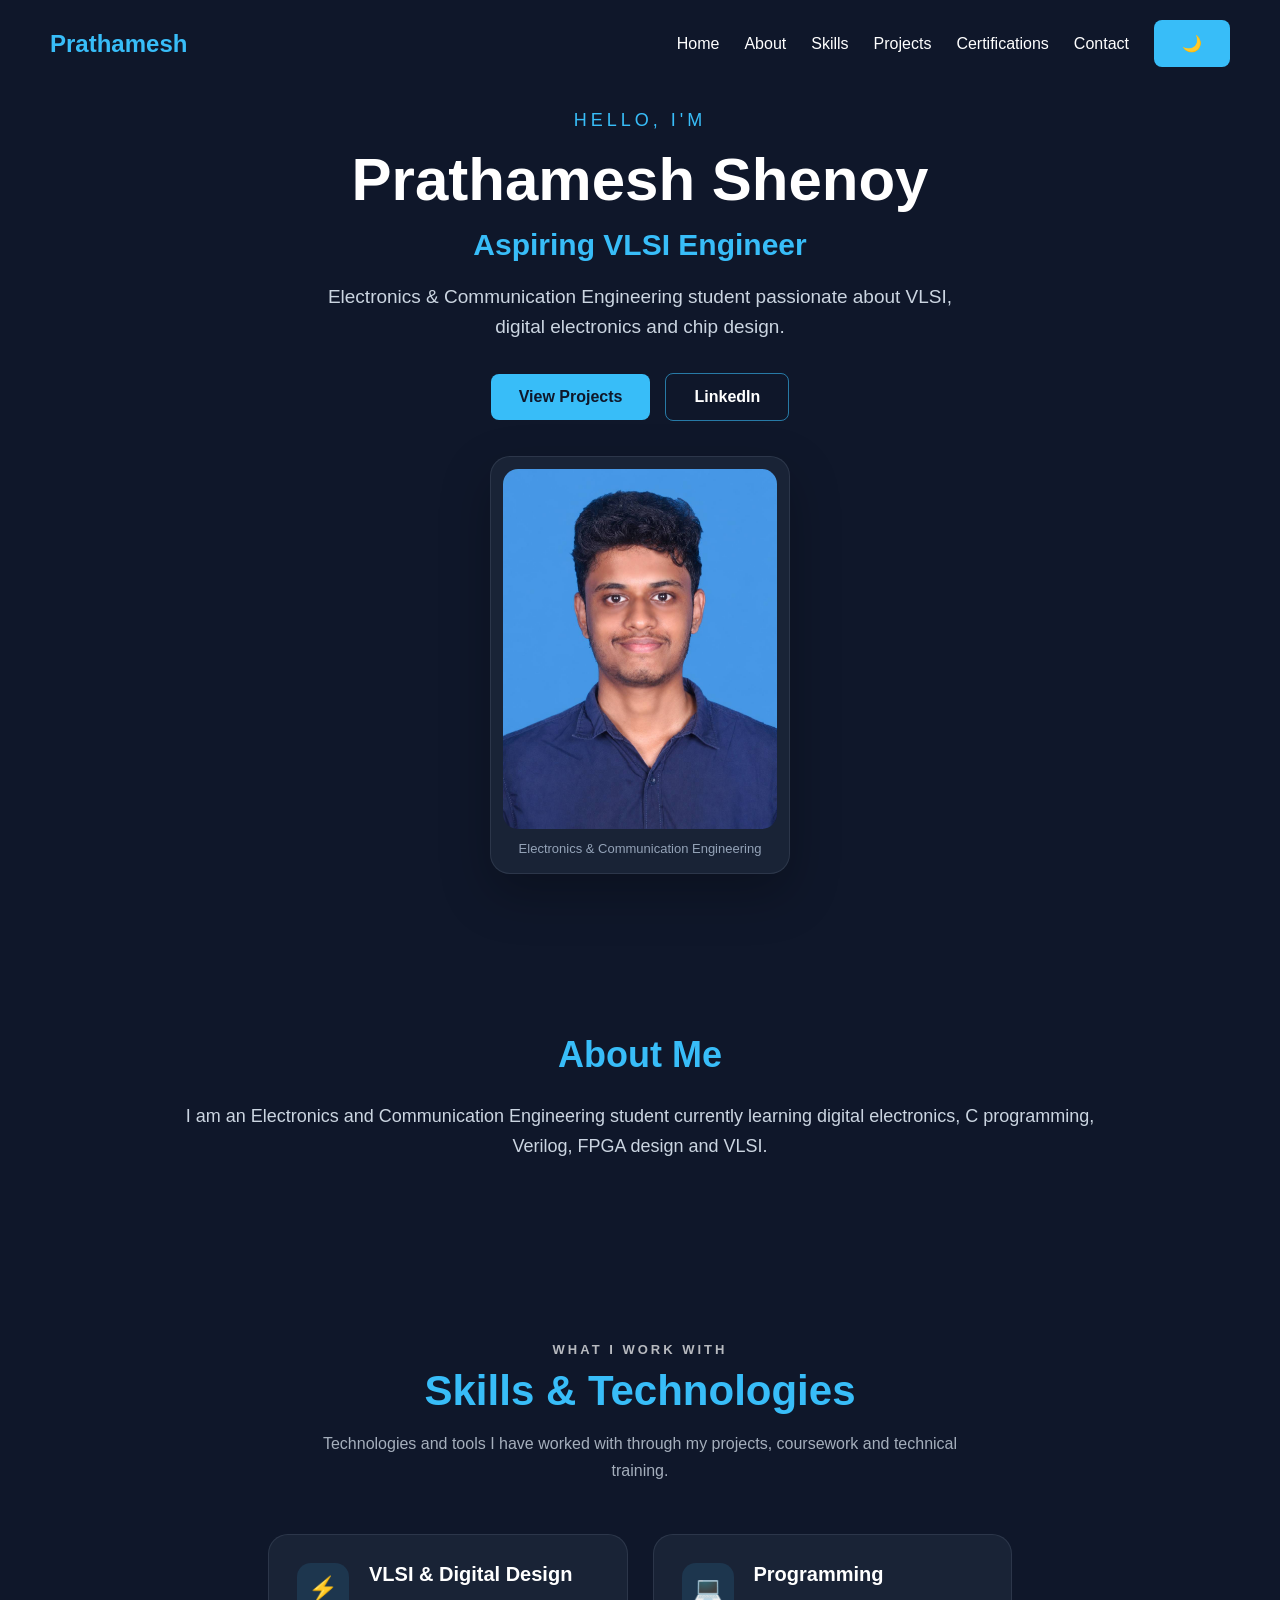
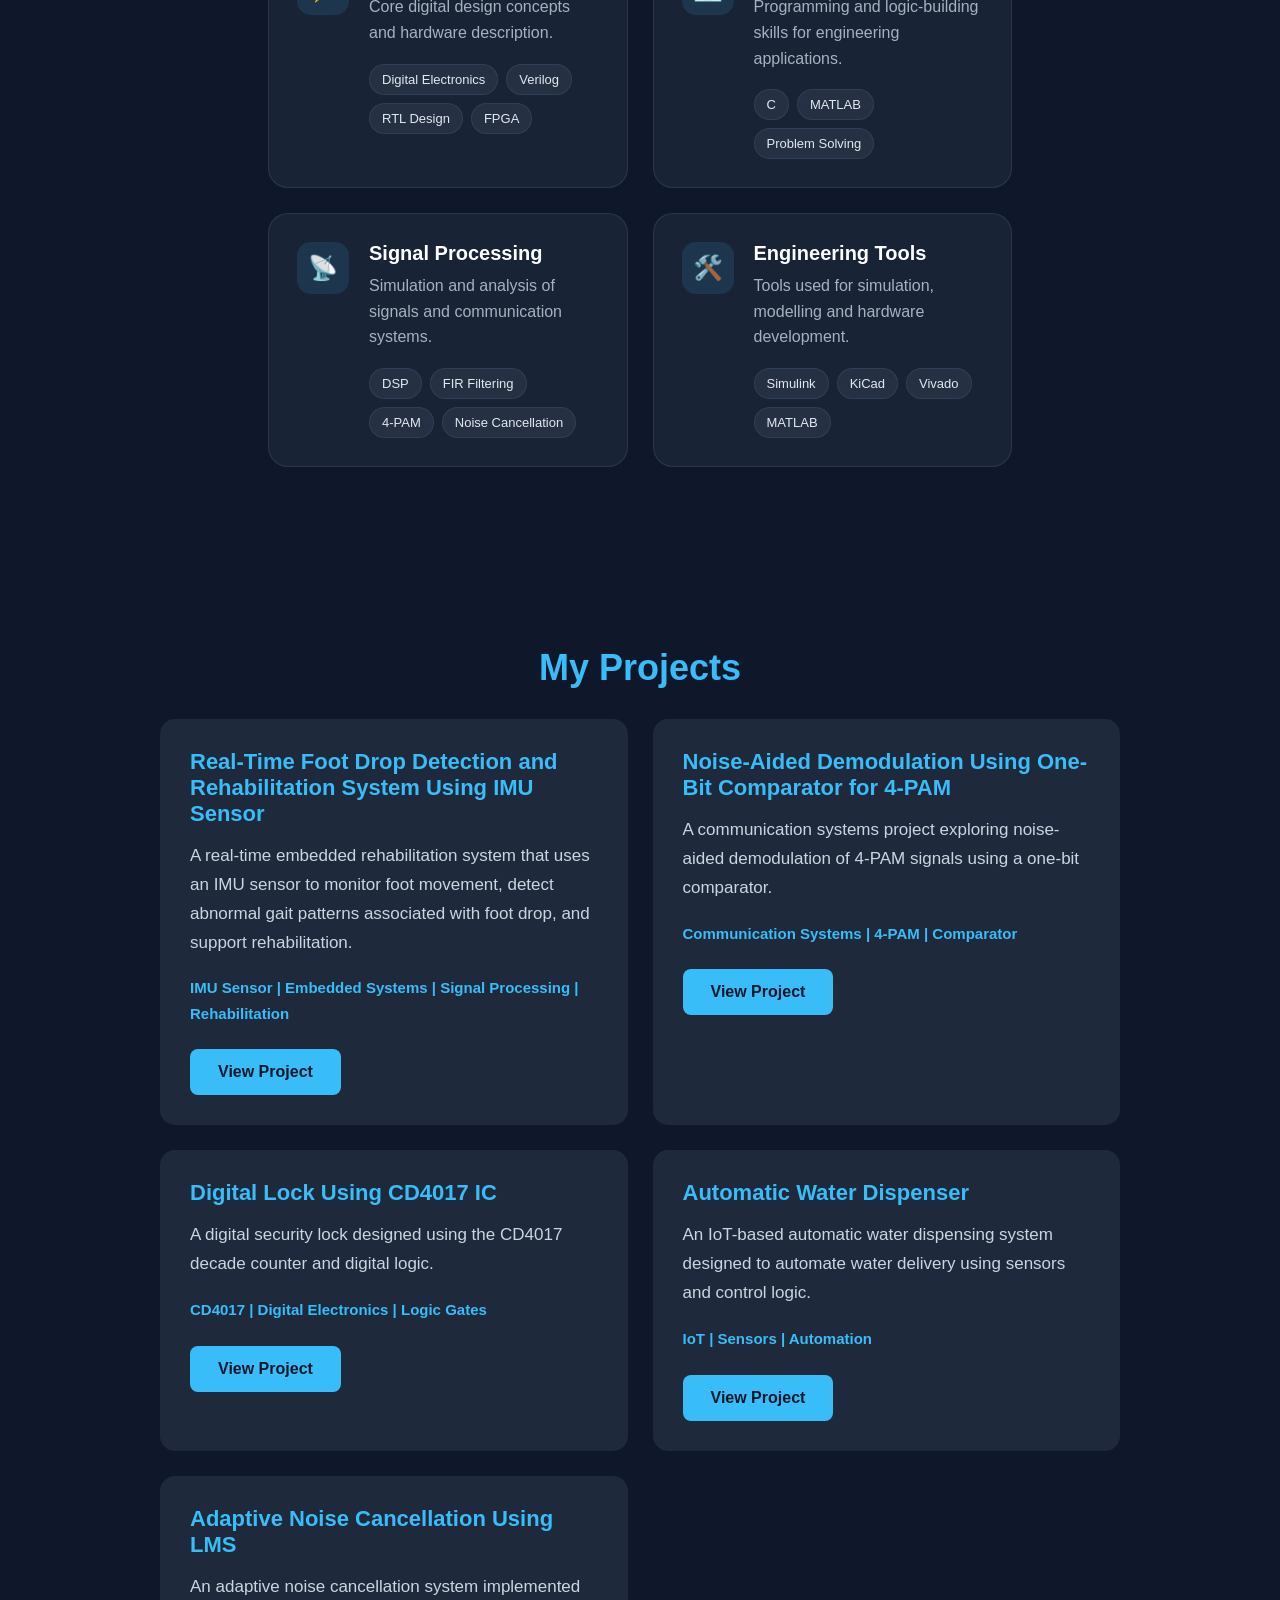
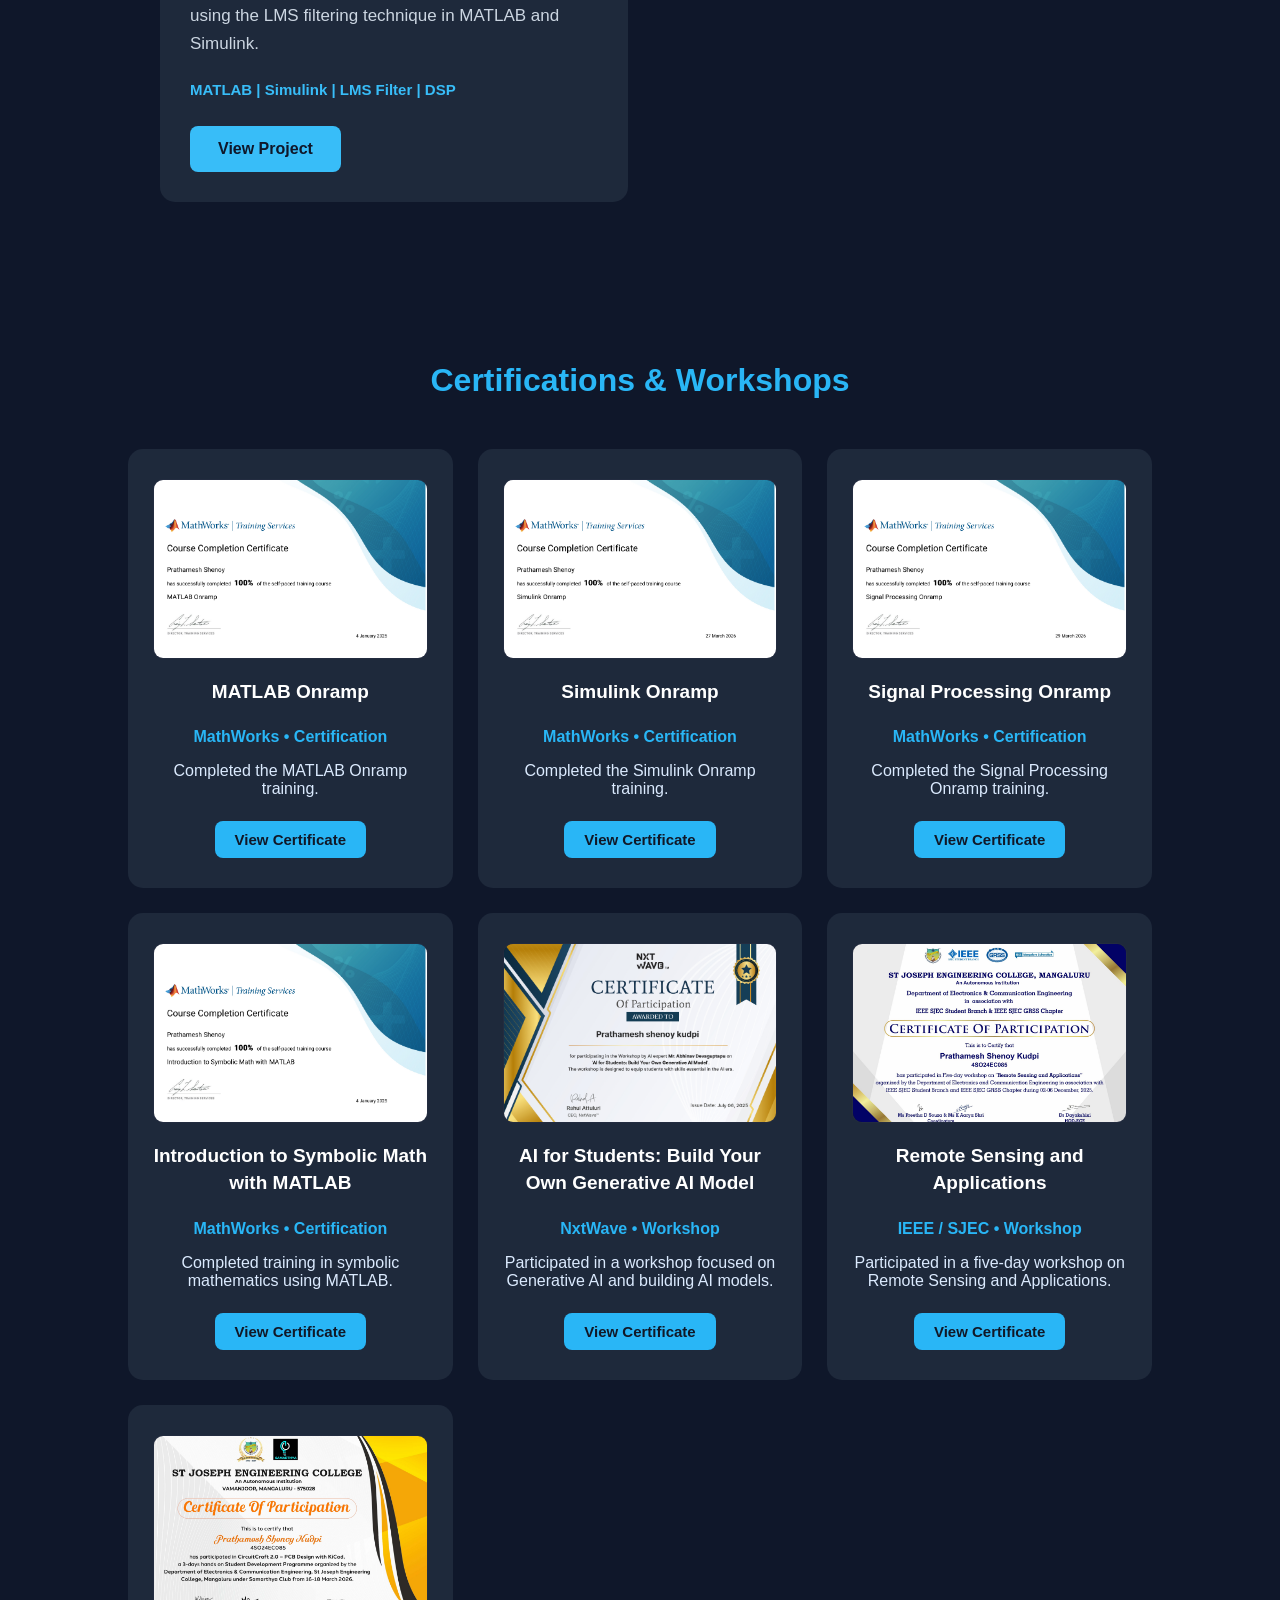
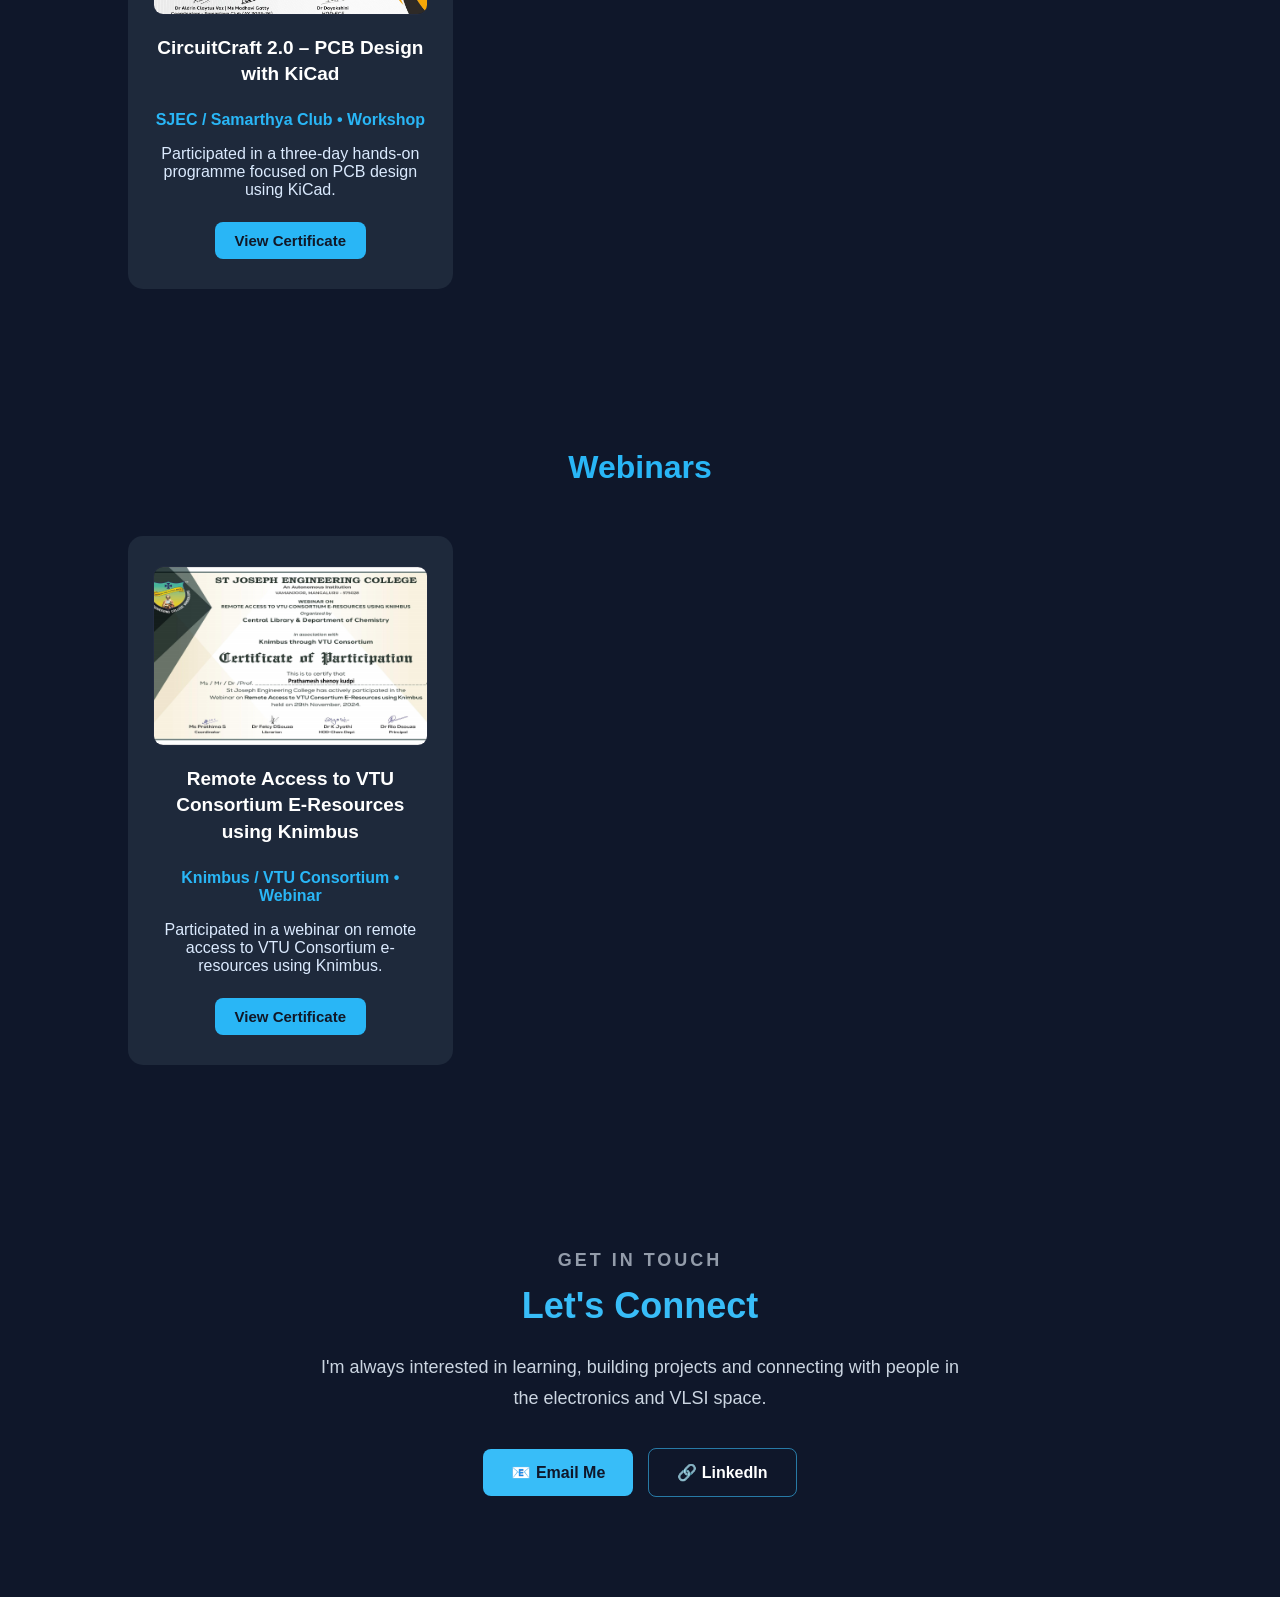
<file: index.html>
<!DOCTYPE html>
<html>

<head>
    <title>Prathamesh | VLSI Engineer</title>
    <link rel="stylesheet" href="style.css">
</head>

<body>

    <!-- NAVIGATION -->

    <nav>

        <h2>Prathamesh</h2>

        <div>

            <a href="#home">Home</a>
            <a href="#about">About</a>
            <a href="#skills">Skills</a>
            <a href="#projects">Projects</a>
            <a href="#certifications">Certifications</a>
            <a href="#contact">Contact</a>

           <button
    id="themeButton"
    onclick="
        document.body.classList.toggle('light-mode');
        this.textContent =
        document.body.classList.contains('light-mode')
        ? '☀️'
        : '🌙';
    "
>
    🌙
</button>

        </div>

    </nav>


  <!-- HOME -->

<section class="hero" id="home">

    <div class="hero-content">

        <p class="hello">
            HELLO, I'M
        </p>

        <h1>
            Prathamesh Shenoy
        </h1>

        <h2>
            Aspiring VLSI Engineer
        </h2>

        <p class="intro">
            Electronics & Communication Engineering student passionate
            about VLSI, digital electronics and chip design.
        </p>

        <div class="hero-buttons">

            <a href="#projects">
                <button>
                    View Projects
                </button>
            </a>

            <a
                href="https://www.linkedin.com/in/prathamesh-shenoy-4b609a399/"
                target="_blank"
            >
                <button class="linkedin-button">
                    LinkedIn
                </button>
            </a>

        </div>

    </div>

    <div class="hero-photo-card">

        <div class="photo-frame">

            <img
                src="images\ypotwmlyx0n9tlzfvpwx.jpeg"
                alt="Prathamesh Shenoy"
            >

        </div>

        <p class="photo-caption">
            Electronics & Communication Engineering
        </p>

    </div>

</section>

    <!-- ABOUT -->

    <section class="about" id="about">

        <h2>
            About Me
        </h2>

        <p>
            I am an Electronics and Communication Engineering student
            currently learning digital electronics, C programming,
            Verilog, FPGA design and VLSI.
        </p>

    </section>


   <!-- SKILLS -->

<section class="skills" id="skills">

    <p class="section-label">
        WHAT I WORK WITH
    </p>

    <h2>
        Skills & Technologies
    </h2>

    <p class="skills-intro">
        Technologies and tools I have worked with through my projects,
        coursework and technical training.
    </p>


    <div class="skills-grid">


        <!-- VLSI & DIGITAL -->

        <div class="skills-card">

            <div class="skills-icon">
                ⚡
            </div>

            <div class="skills-card-content">

                <h3>
                    VLSI & Digital Design
                </h3>

                <p>
                    Core digital design concepts and hardware description.
                </p>

                <div class="skill-tags">

                    <span>Digital Electronics</span>
                    <span>Verilog</span>
                    <span>RTL Design</span>
                    <span>FPGA</span>

                </div>

            </div>

        </div>


        <!-- PROGRAMMING -->

        <div class="skills-card">

            <div class="skills-icon">
                💻
            </div>

            <div class="skills-card-content">

                <h3>
                    Programming
                </h3>

                <p>
                    Programming and logic-building skills for engineering applications.
                </p>

                <div class="skill-tags">

                    <span>C</span>
                    <span>MATLAB</span>
                    <span>Problem Solving</span>

                </div>

            </div>

        </div>


        <!-- SIGNAL PROCESSING -->

        <div class="skills-card">

            <div class="skills-icon">
                📡
            </div>

            <div class="skills-card-content">

                <h3>
                    Signal Processing
                </h3>

                <p>
                    Simulation and analysis of signals and communication systems.
                </p>

                <div class="skill-tags">

                    <span>DSP</span>
                    <span>FIR Filtering</span>
                    <span>4-PAM</span>
                    <span>Noise Cancellation</span>

                </div>

            </div>

        </div>


        <!-- TOOLS -->

        <div class="skills-card">

            <div class="skills-icon">
                🛠️
            </div>

            <div class="skills-card-content">

                <h3>
                    Engineering Tools
                </h3>

                <p>
                    Tools used for simulation, modelling and hardware development.
                </p>

                <div class="skill-tags">

                    <span>Simulink</span>
                    <span>KiCad</span>
                    <span>Vivado</span>
                    <span>MATLAB</span>

                </div>

            </div>

        </div>


    </div>

</section>
    <!-- PROJECTS -->

    <section class="projects" id="projects">

        <h2>
            My Projects
        </h2>

        <div class="projects-container">


            <!-- PROJECT 1 : FOOT DROP -->

            <div class="project-card">

                <h3>
                    Real-Time Foot Drop Detection and Rehabilitation System Using IMU Sensor
                </h3>

                <p>
                    A real-time embedded rehabilitation system that uses
                    an IMU sensor to monitor foot movement, detect abnormal
                    gait patterns associated with foot drop, and support
                    rehabilitation.
                </p>

                <p class="technologies">
                    IMU Sensor | Embedded Systems | Signal Processing | Rehabilitation
                </p>

                <a href="project-footdrop.html">
                    <button>
                        View Project
                    </button>
                </a>

            </div>


            <!-- PROJECT 2 : 4-PAM -->

            <div class="project-card">

                <h3>
                    Noise-Aided Demodulation Using One-Bit Comparator for 4-PAM
                </h3>

                <p>
                    A communication systems project exploring noise-aided
                    demodulation of 4-PAM signals using a one-bit comparator.
                </p>

                <p class="technologies">
                    Communication Systems | 4-PAM | Comparator
                </p>

                <a href="project-4pam.html">
                    <button>
                        View Project
                    </button>
                </a>

            </div>


            <!-- PROJECT 3 : DIGITAL LOCK -->

            <div class="project-card">

                <h3>
                    Digital Lock Using CD4017 IC
                </h3>

                <p>
                    A digital security lock designed using the CD4017
                    decade counter and digital logic.
                </p>

                <p class="technologies">
                    CD4017 | Digital Electronics | Logic Gates
                </p>

                <a href="project-digital-lock.html">
                    <button>
                        View Project
                    </button>
                </a>

            </div>


            <!-- PROJECT 4 : WATER DISPENSER -->

            <div class="project-card">

                <h3>
                    Automatic Water Dispenser
                </h3>

                <p>
                    An IoT-based automatic water dispensing system designed
                    to automate water delivery using sensors and control logic.
                </p>

                <p class="technologies">
                    IoT | Sensors | Automation
                </p>

                <a href="project-water-dispenser.html">
                    <button>
                        View Project
                    </button>
                </a>

            </div>


            <!-- PROJECT 5 : ANC -->

            <div class="project-card">

                <h3>
                    Adaptive Noise Cancellation Using LMS
                </h3>

                <p>
                    An adaptive noise cancellation system implemented using
                    the LMS filtering technique in MATLAB and Simulink.
                </p>

                <p class="technologies">
                    MATLAB | Simulink | LMS Filter | DSP
                </p>

                <a href="project-anc.html">
                    <button>
                        View Project
                    </button>
                </a>

            </div>


        </div>

    </section>


   <!-- CERTIFICATIONS AND WORKSHOPS -->

<section class="certifications" id="certifications">

    <h2>
        Certifications & Workshops
    </h2>

    <div class="certifications-container">


        <!-- MATLAB ONRAMP -->

        <div class="certificate-card">

            <img
                src="certificate-images/matlab-onramp.png"
                alt="MATLAB Onramp Certificate"
                class="certificate-preview"
            >

            <h3>
                MATLAB Onramp
            </h3>

            <p class="certificate-type">
                MathWorks • Certification
            </p>

            <p>
                Completed the MATLAB Onramp training.
            </p>

            <a href="certificates/certificate (3).pdf" target="_blank">
                <button>
                    View Certificate
                </button>
            </a>

        </div>


        <!-- SIMULINK ONRAMP -->

        <div class="certificate-card">

            <img
                src="certificate-images/simulink-onramp.png"
                alt="Simulink Onramp Certificate"
                class="certificate-preview"
            >

            <h3>
                Simulink Onramp
            </h3>

            <p class="certificate-type">
                MathWorks • Certification
            </p>

            <p>
                Completed the Simulink Onramp training.
            </p>

            <a href="certificates/certificate.pdf" target="_blank">
                <button>
                    View Certificate
                </button>
            </a>

        </div>


        <!-- SIGNAL PROCESSING -->

        <div class="certificate-card">

            <img
                src="certificate-images/signal-processing.png"
                alt="Signal Processing Onramp Certificate"
                class="certificate-preview"
            >

            <h3>
                Signal Processing Onramp
            </h3>

            <p class="certificate-type">
                MathWorks • Certification
            </p>

            <p>
                Completed the Signal Processing Onramp training.
            </p>

            <a href="certificates/certificate (1).pdf" target="_blank">
                <button>
                    View Certificate
                </button>
            </a>

        </div>


        <!-- SYMBOLIC MATH -->

        <div class="certificate-card">

            <img
                src="certificate-images/symbolic-math.png"
                alt="Introduction to Symbolic Math with MATLAB Certificate"
                class="certificate-preview"
            >

            <h3>
                Introduction to Symbolic Math with MATLAB
            </h3>

            <p class="certificate-type">
                MathWorks • Certification
            </p>

            <p>
                Completed training in symbolic mathematics using MATLAB.
            </p>

            <a href="certificates/certificate (2).pdf" target="_blank">
                <button>
                    View Certificate
                </button>
            </a>

        </div>


        <!-- AI WORKSHOP -->

        <div class="certificate-card">

            <img
                src="certificate-images/ai-generative-ai-workshop.png"
                alt="AI for Students Workshop Certificate"
                class="certificate-preview"
            >

            <h3>
                AI for Students: Build Your Own Generative AI Model
            </h3>

            <p class="certificate-type">
                NxtWave • Workshop
            </p>

            <p>
                Participated in a workshop focused on Generative AI
                and building AI models.
            </p>

            <a href="certificates/QD1ZPHP1ET.png" target="_blank">
                <button>
                    View Certificate
                </button>
            </a>

        </div>


        <!-- REMOTE SENSING -->

        <div class="certificate-card">

            <img
                src="certificate-images/remote-sensing-workshop.jpg"
                alt="Remote Sensing and Applications Workshop Certificate"
                class="certificate-preview"
            >

            <h3>
                Remote Sensing and Applications
            </h3>

            <p class="certificate-type">
                IEEE / SJEC • Workshop
            </p>

            <p>
                Participated in a five-day workshop on
                Remote Sensing and Applications.
            </p>

            <a href="certificates/Prathamesh Shenoy Kudpi_.jpg" target="_blank">
                <button>
                    View Certificate
                </button>
            </a>

        </div>


        <!-- CIRCUITCRAFT -->

        <div class="certificate-card">

            <img
                src="certificate-images/circuitcraft-kicad-workshop.jpg"
                alt="CircuitCraft 2.0 PCB Design with KiCad Certificate"
                class="certificate-preview"
            >

            <h3>
                CircuitCraft 2.0 – PCB Design with KiCad
            </h3>

            <p class="certificate-type">
                SJEC / Samarthya Club • Workshop
            </p>

            <p>
                Participated in a three-day hands-on programme
                focused on PCB design using KiCad.
            </p>

            <a href="certificates/Prathamesh Shenoy Kudpi_ (1).jpg" target="_blank">
                <button>
                    View Certificate
                </button>
            </a>

        </div>

    </div>

</section>


<!-- WEBINARS -->

<section class="certifications" id="webinars">

    <h2>
        Webinars
    </h2>

    <div class="certifications-container">

        <div class="certificate-card">

            <img
                src="certificate-images/knimbus-webinar.png"
                alt="Knimbus Webinar Certificate"
                class="certificate-preview"
            >

            <h3>
                Remote Access to VTU Consortium E-Resources using Knimbus
            </h3>

            <p class="certificate-type">
                Knimbus / VTU Consortium • Webinar
            </p>

            <p>
                Participated in a webinar on remote access to
                VTU Consortium e-resources using Knimbus.
            </p>

            <a href="certificates/DOC-20260822-WA0000.pdf" target="_blank">
                <button>
                    View Certificate
                </button>
            </a>

        </div>

    </div>

</section>
   <!-- CONTACT -->

<section class="contact" id="contact">

    <p class="section-label">
        GET IN TOUCH
    </p>

    <h2>
        Let's Connect
    </h2>

    <p class="contact-intro">
        I'm always interested in learning, building projects and
        connecting with people in the electronics and VLSI space.
    </p>

    <div class="contact-buttons">

        <a href="mailto:your-email@example.com">
            <button>
                📧 Email Me
            </button>
        </a>

        <a
            href="https://www.linkedin.com/in/prathamesh-shenoy-4b609a399/"
            target="_blank"
        >
            <button class="linkedin-button">
                🔗 LinkedIn
            </button>
        </a>

    </div>

</section>
</file>
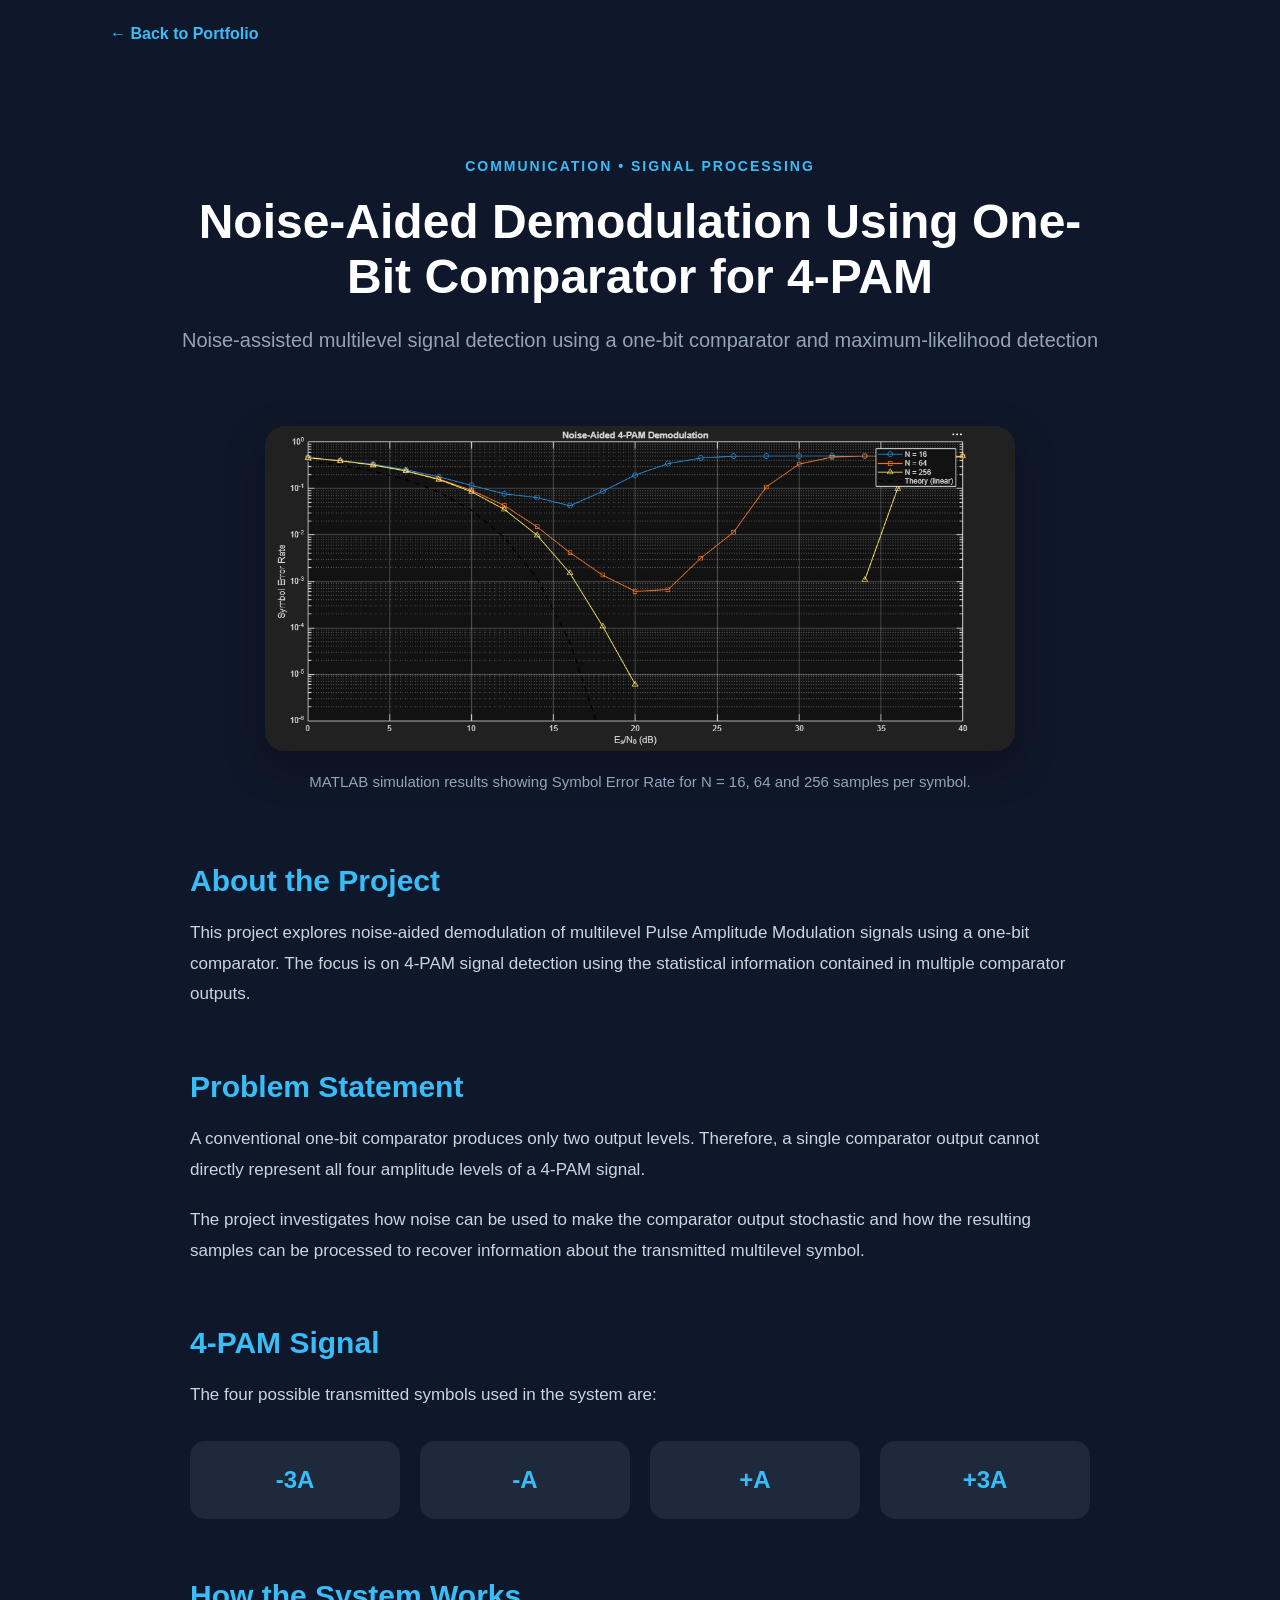
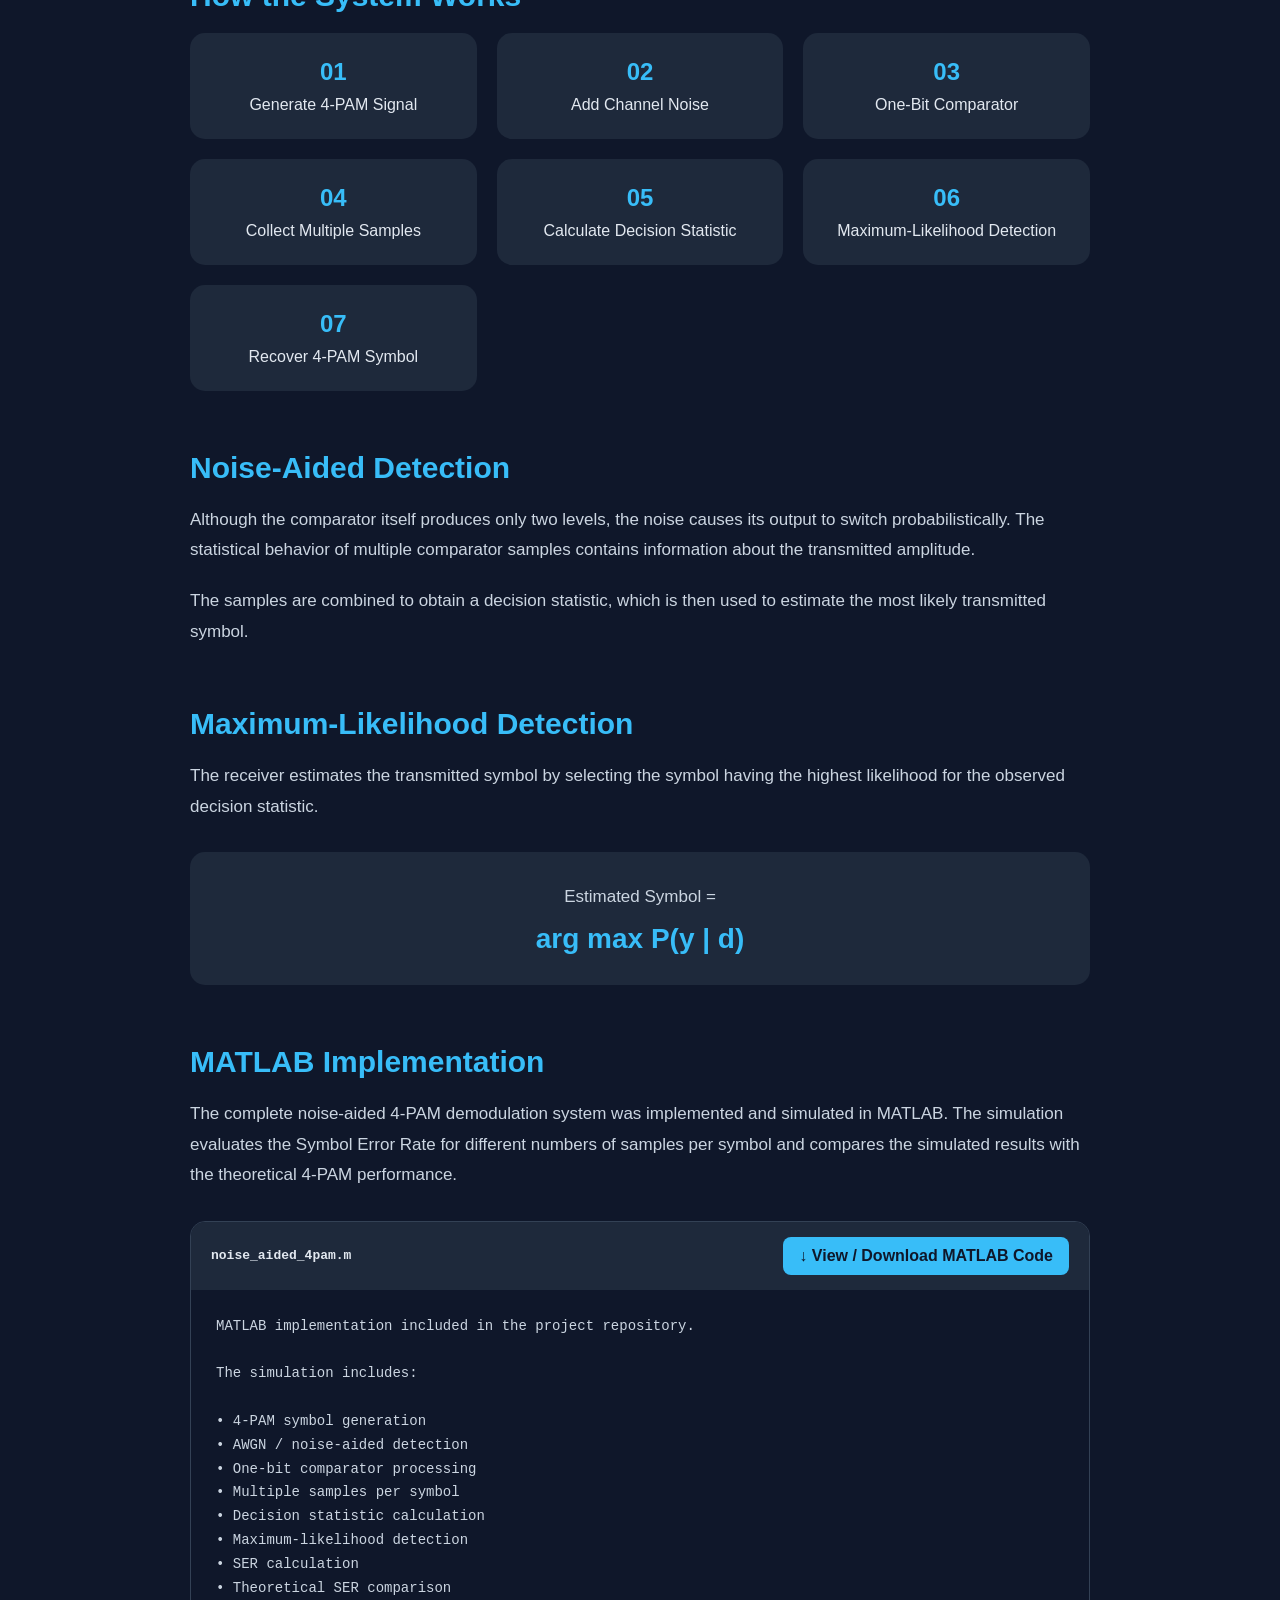
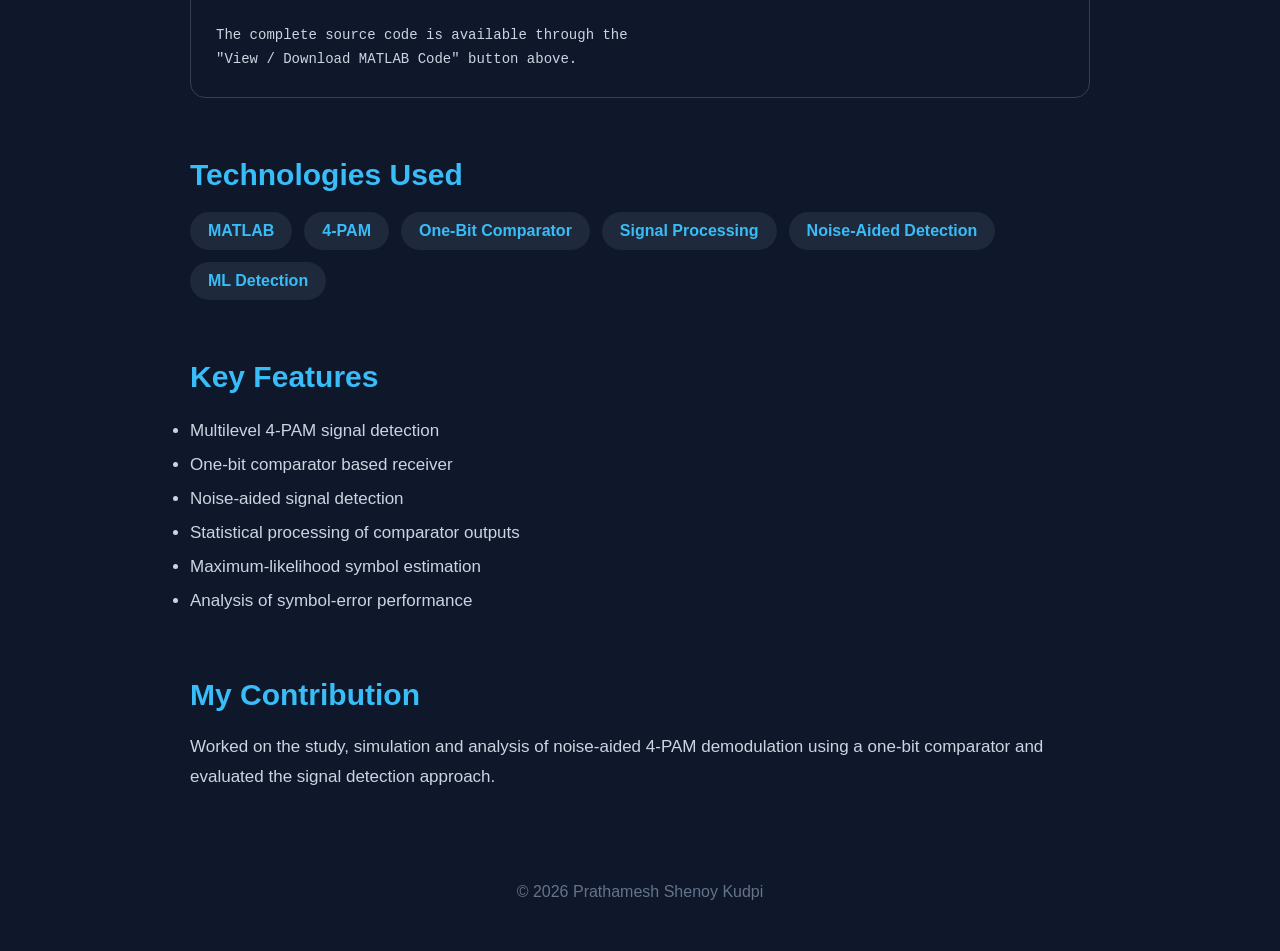
<file: project-4pam.html>
<!DOCTYPE html>
<html>

<head>
    <title>4-PAM Demodulation | Prathamesh</title>

    <link rel="stylesheet" href="style.css">
</head>

<body>

    <header class="project-header">

        <a href="index.html" class="back-button">
            ← Back to Portfolio
        </a>

    </header>


    <main class="project-page">

        <!-- PROJECT TITLE -->

        <section class="project-hero">

            <p class="project-category">
                COMMUNICATION • SIGNAL PROCESSING
            </p>

            <h1>
                Noise-Aided Demodulation
                Using One-Bit Comparator
                for 4-PAM
            </h1>

            <p class="project-subtitle">
                Noise-assisted multilevel signal detection using
                a one-bit comparator and maximum-likelihood detection
            </p>

        </section>


        <!-- PROJECT IMAGE -->

       <section class="project-image-section">

    <img
        src="images\4pam-ser-graph.png.png"
        alt="Noise-Aided 4-PAM Demodulation SER Graph"
        class="project-main-image"
    >

    <p class="image-caption">
        MATLAB simulation results showing Symbol Error Rate
        for N = 16, 64 and 256 samples per symbol.
    </p>

</section>


        <!-- PROJECT CONTENT -->

        <section class="project-content">

            <h2>About the Project</h2>

            <p>
                This project explores noise-aided demodulation of
                multilevel Pulse Amplitude Modulation signals using
                a one-bit comparator. The focus is on 4-PAM signal
                detection using the statistical information contained
                in multiple comparator outputs.
            </p>


            <h2>Problem Statement</h2>

            <p>
                A conventional one-bit comparator produces only two
                output levels. Therefore, a single comparator output
                cannot directly represent all four amplitude levels
                of a 4-PAM signal.
            </p>

            <p>
                The project investigates how noise can be used to
                make the comparator output stochastic and how the
                resulting samples can be processed to recover
                information about the transmitted multilevel symbol.
            </p>


            <h2>4-PAM Signal</h2>

            <p>
                The four possible transmitted symbols used in the
                system are:
            </p>

            <div class="pam-symbols">

                <div>-3A</div>
                <div>-A</div>
                <div>+A</div>
                <div>+3A</div>

            </div>


            <h2>How the System Works</h2>

            <div class="workflow">

                <div class="workflow-step">

                    <strong>01</strong>

                    <span>
                        Generate 4-PAM Signal
                    </span>

                </div>


                <div class="workflow-step">

                    <strong>02</strong>

                    <span>
                        Add Channel Noise
                    </span>

                </div>


                <div class="workflow-step">

                    <strong>03</strong>

                    <span>
                        One-Bit Comparator
                    </span>

                </div>


                <div class="workflow-step">

                    <strong>04</strong>

                    <span>
                        Collect Multiple Samples
                    </span>

                </div>


                <div class="workflow-step">

                    <strong>05</strong>

                    <span>
                        Calculate Decision Statistic
                    </span>

                </div>


                <div class="workflow-step">

                    <strong>06</strong>

                    <span>
                        Maximum-Likelihood Detection
                    </span>

                </div>


                <div class="workflow-step">

                    <strong>07</strong>

                    <span>
                        Recover 4-PAM Symbol
                    </span>

                </div>

            </div>


            <h2>Noise-Aided Detection</h2>

            <p>
                Although the comparator itself produces only two
                levels, the noise causes its output to switch
                probabilistically. The statistical behavior of
                multiple comparator samples contains information
                about the transmitted amplitude.
            </p>

            <p>
                The samples are combined to obtain a decision
                statistic, which is then used to estimate the most
                likely transmitted symbol.
            </p>


            <h2>Maximum-Likelihood Detection</h2>

            <p>
                The receiver estimates the transmitted symbol by
                selecting the symbol having the highest likelihood
                for the observed decision statistic.
            </p>

            <div class="formula-box">

                <p>
                    Estimated Symbol =
                </p>

                <strong>
                    arg max P(y | d)
                </strong>

            </div>

<h2>MATLAB Implementation</h2>

<p>
    The complete noise-aided 4-PAM demodulation system was
    implemented and simulated in MATLAB. The simulation
    evaluates the Symbol Error Rate for different numbers of
    samples per symbol and compares the simulated results
    with the theoretical 4-PAM performance.
</p>

<div class="code-card">

    <div class="code-card-header">

        <strong>noise_aided_4pam.m</strong>

        <a
            href="noise_aided_4pam.m"
            download
            class="code-button"
        >
            ↓ View / Download MATLAB Code
        </a>

    </div>

    <pre><code>MATLAB implementation included in the project repository.

The simulation includes:

• 4-PAM symbol generation
• AWGN / noise-aided detection
• One-bit comparator processing
• Multiple samples per symbol
• Decision statistic calculation
• Maximum-likelihood detection
• SER calculation
• Theoretical SER comparison

The complete source code is available through the
"View / Download MATLAB Code" button above.</code></pre>

</div>
            <h2>Technologies Used</h2>

            <div class="technology-list">

                <span>MATLAB</span>
                <span>4-PAM</span>
                <span>One-Bit Comparator</span>
                <span>Signal Processing</span>
                <span>Noise-Aided Detection</span>
                <span>ML Detection</span>

            </div>


            <h2>Key Features</h2>

            <ul class="feature-list">

                <li>
                    Multilevel 4-PAM signal detection
                </li>

                <li>
                    One-bit comparator based receiver
                </li>

                <li>
                    Noise-aided signal detection
                </li>

                <li>
                    Statistical processing of comparator outputs
                </li>

                <li>
                    Maximum-likelihood symbol estimation
                </li>

                <li>
                    Analysis of symbol-error performance
                </li>

            </ul>


            <h2>My Contribution</h2>

            <p>
                Worked on the study, simulation and analysis of
                noise-aided 4-PAM demodulation using a one-bit
                comparator and evaluated the signal detection
                approach.
            </p>

        </section>

    </main>


    <footer class="project-footer">

        <p>
            © 2026 Prathamesh Shenoy Kudpi
        </p>

    </footer>


</body>

</html>
</file>
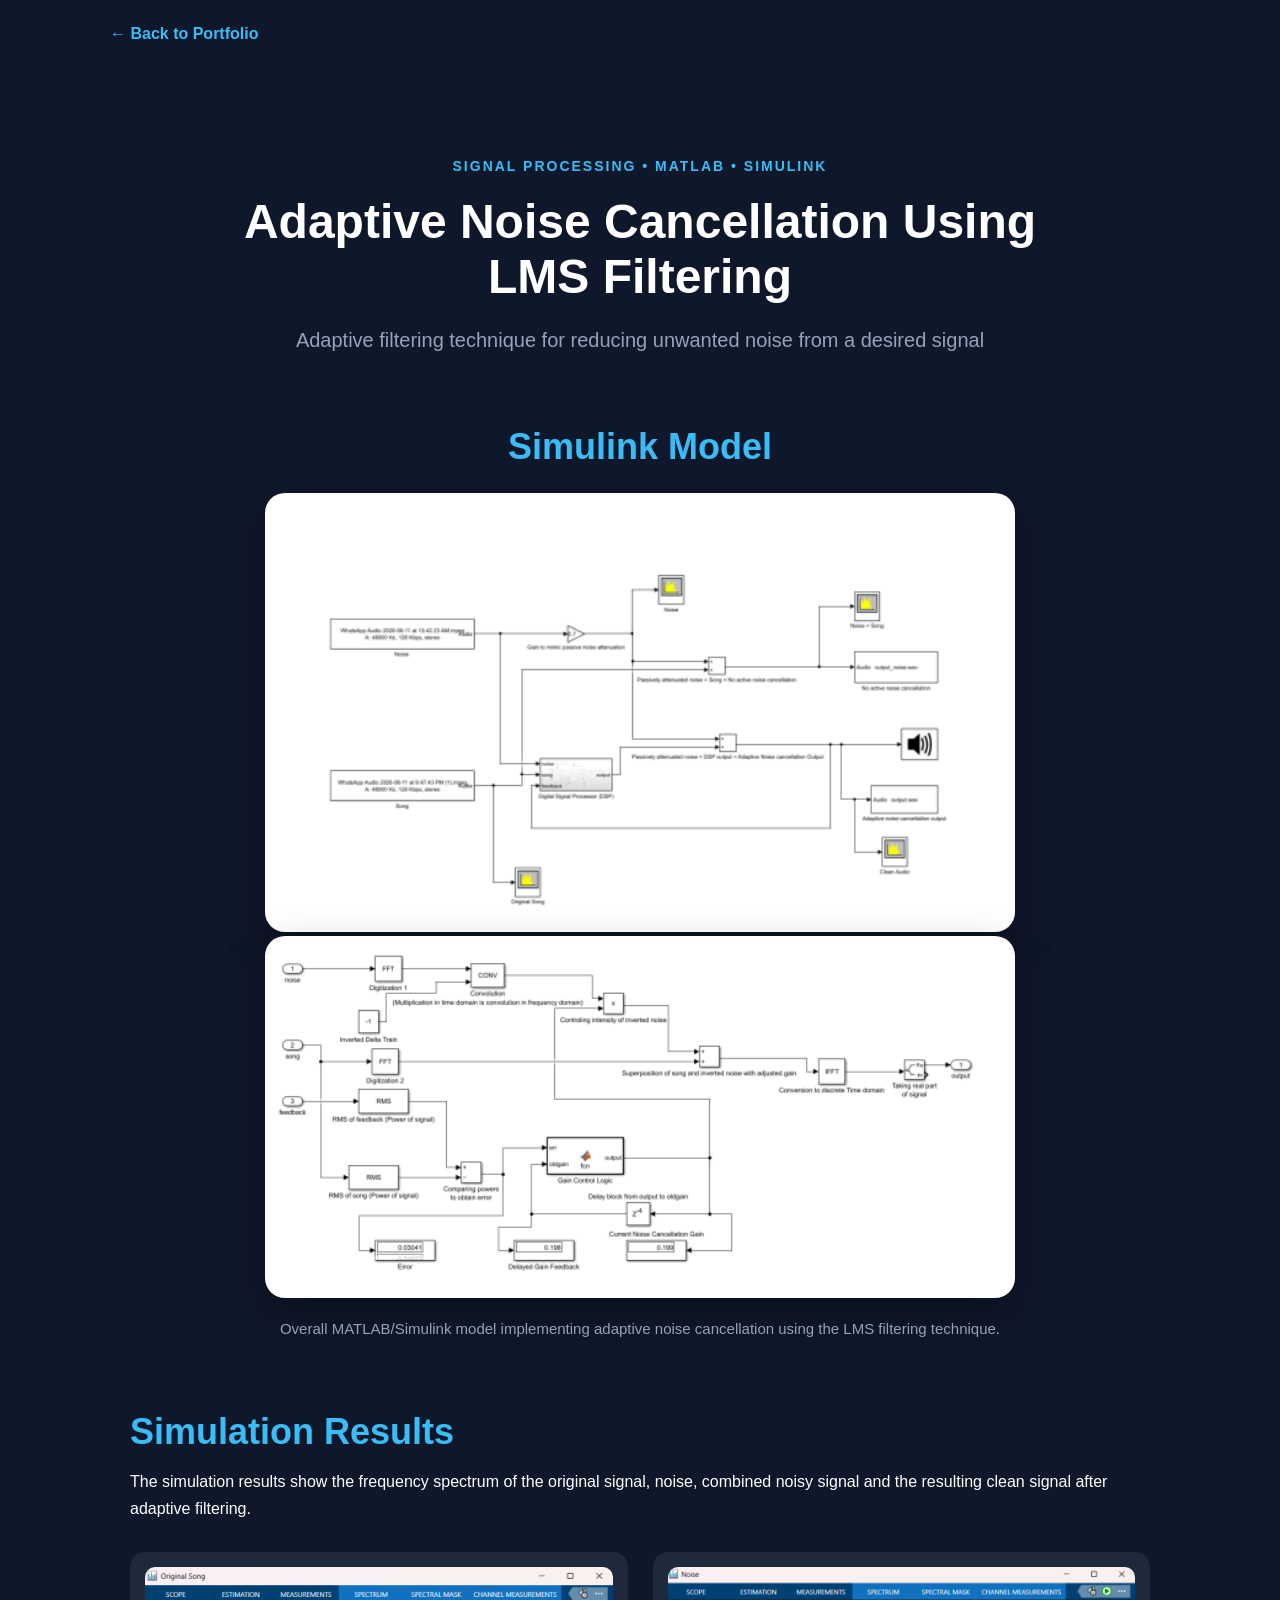
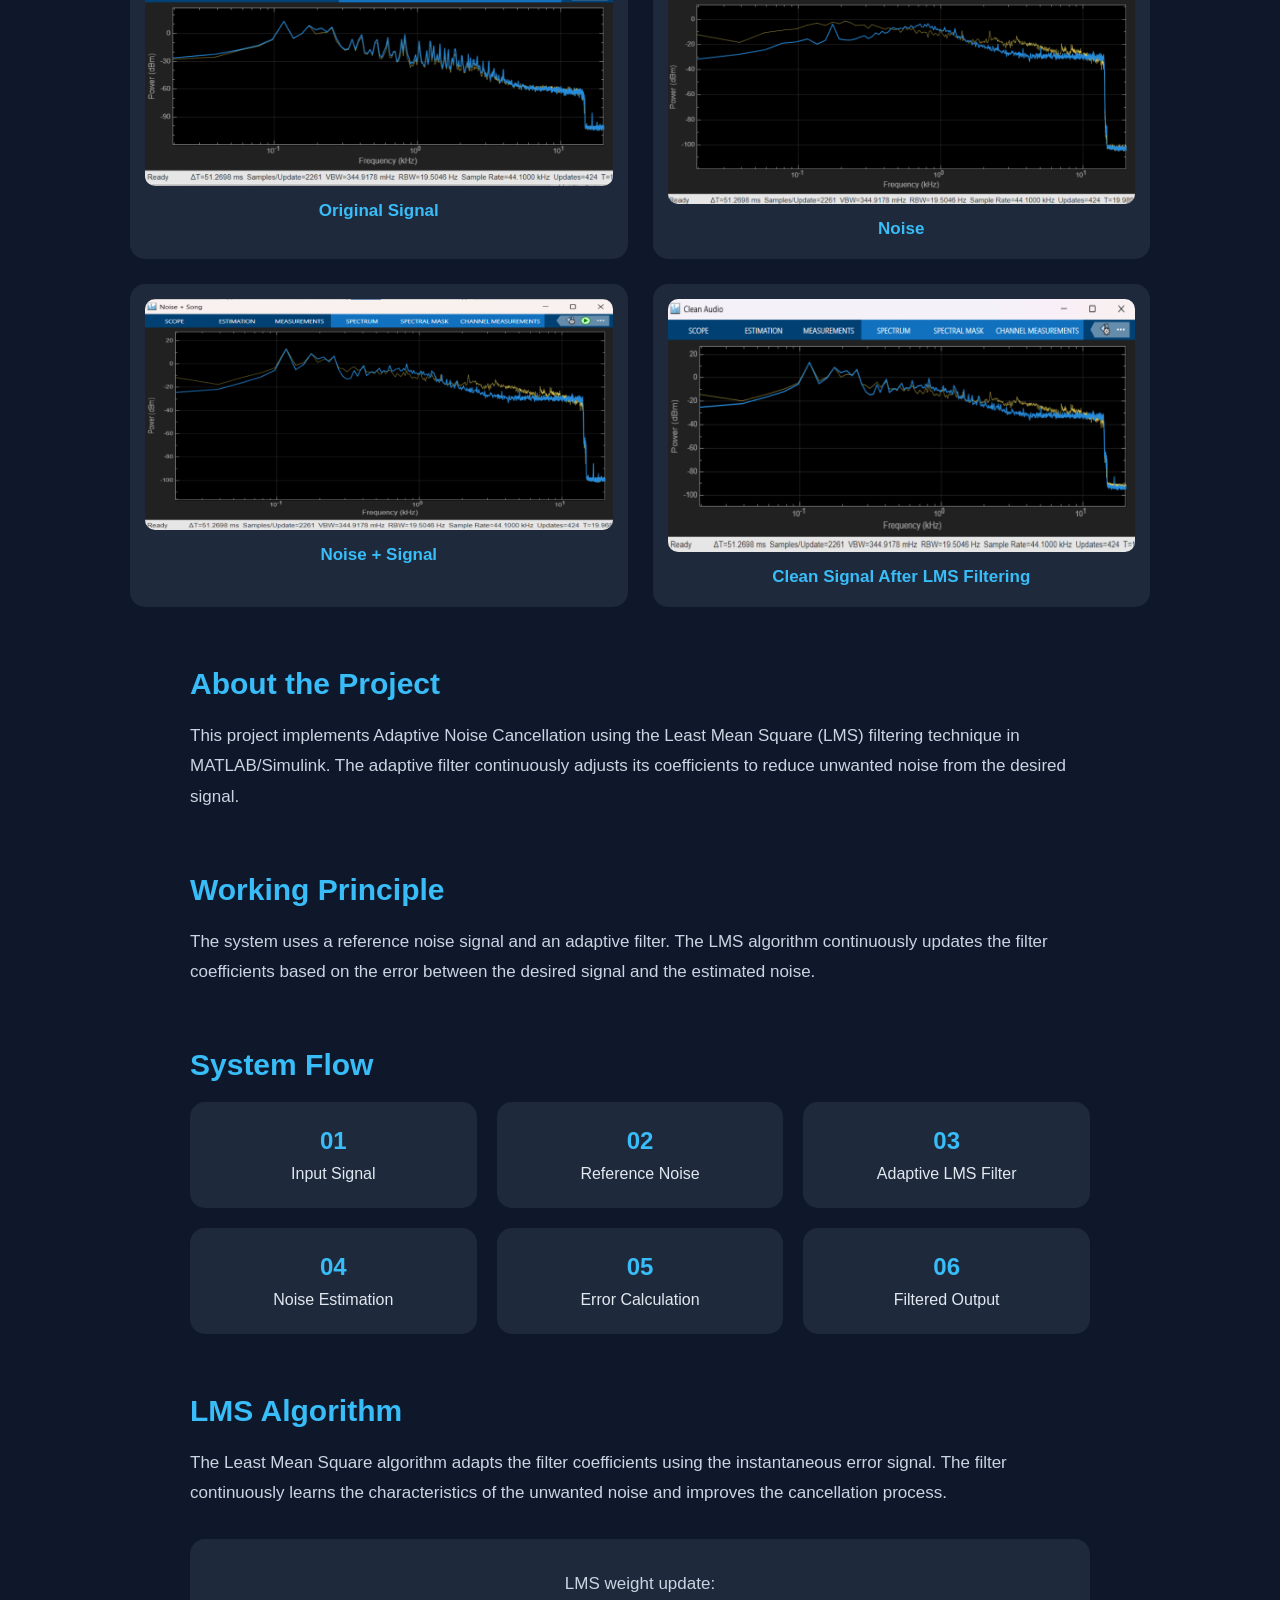
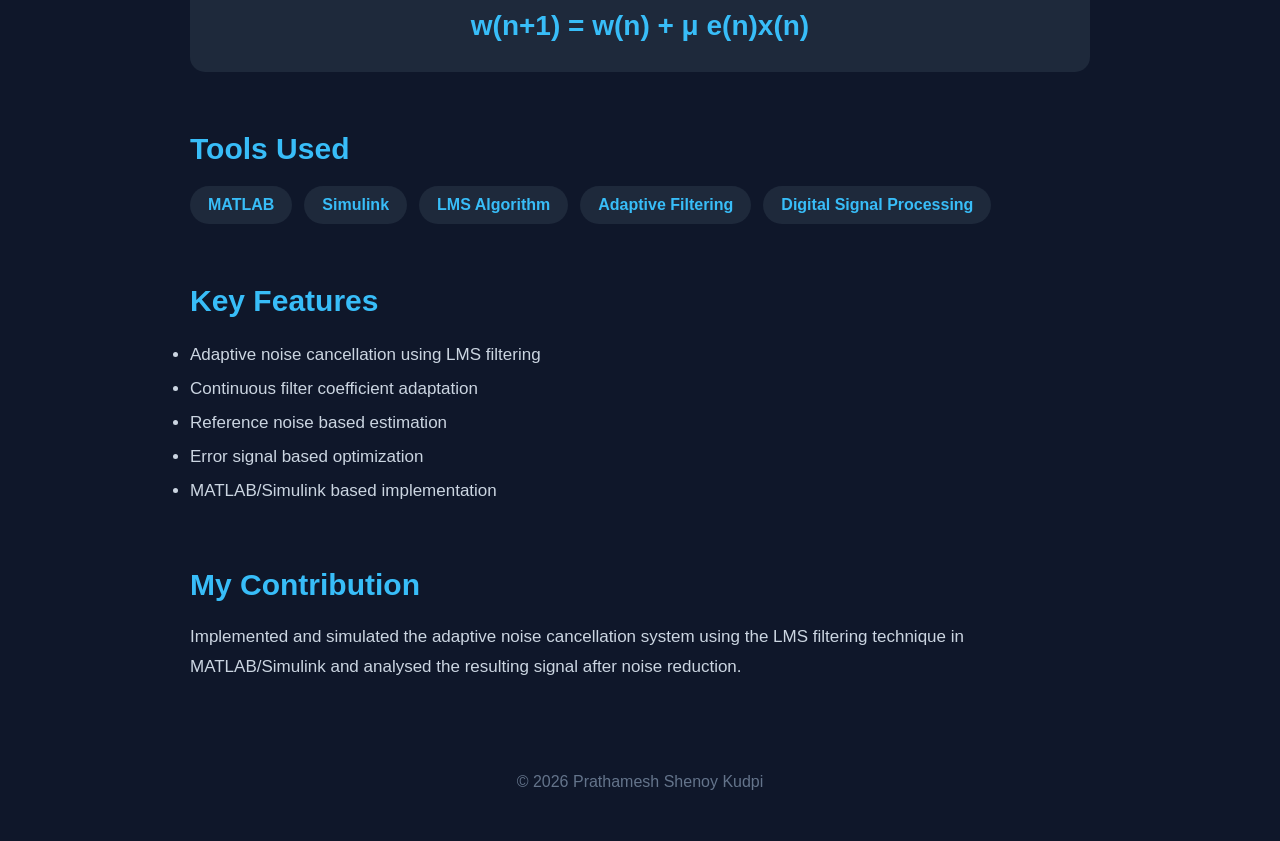
<file: project-anc.html>
<!DOCTYPE html>
<html>

<head>
    <title>Adaptive Noise Cancellation | Prathamesh</title>
    <link rel="stylesheet" href="style.css">
</head>

<body>

<header class="project-header">

    <a href="index.html" class="back-button">
        ← Back to Portfolio
    </a>

</header>


<main class="project-page">

<section class="project-hero">

    <p class="project-category">
        SIGNAL PROCESSING • MATLAB • SIMULINK
    </p>

    <h1>
        Adaptive Noise Cancellation
        Using LMS Filtering
    </h1>

    <p class="project-subtitle">
        Adaptive filtering technique for reducing unwanted noise
        from a desired signal
    </p>

</section>


<section class="project-image-section">

    <h2>Simulink Model</h2>

    <img
        src="images\anc-overall-simulink-model.png"
        alt="Overall Adaptive Noise Cancellation Simulink Model"
        class="project-main-image"
    >
    <img
        src="images\adaptive-noise-cancellation-simulink.png"
        alt="The Heart of the project"
        class="project-main-image"
    >

    <p class="image-caption">
        Overall MATLAB/Simulink model implementing adaptive noise
        cancellation using the LMS filtering technique.
    </p>

</section>


<section class="anc-results-section">

    <h2>Simulation Results</h2>

    <p>
        The simulation results show the frequency spectrum of the
        original signal, noise, combined noisy signal and the
        resulting clean signal after adaptive filtering.
    </p>

    <div class="anc-results-grid">

        <div class="anc-result-card">

            <img
                src="images/anc-original-signal-spectrum.png"
                alt="Original Signal Spectrum"
            >

            <h3>Original Signal</h3>

        </div>


        <div class="anc-result-card">

            <img
                src="images/anc-noise-spectrum.png"
                alt="Noise Spectrum"
            >

            <h3>Noise</h3>

        </div>


        <div class="anc-result-card">

            <img
                src="images/anc-noise-plus-signal-spectrum.png"
                alt="Noise and Signal Spectrum"
            >

            <h3>Noise + Signal</h3>

        </div>


        <div class="anc-result-card">

            <img
                src="images/anc-clean-signal-spectrum.png"
                alt="Clean Signal Spectrum"
            >

            <h3>Clean Signal After LMS Filtering</h3>

        </div>

    </div>

</section>


<section class="project-content">

<h2>About the Project</h2>

<p>
    This project implements Adaptive Noise Cancellation using
    the Least Mean Square (LMS) filtering technique in
    MATLAB/Simulink. The adaptive filter continuously adjusts
    its coefficients to reduce unwanted noise from the desired
    signal.
</p>


<h2>Working Principle</h2>

<p>
    The system uses a reference noise signal and an adaptive
    filter. The LMS algorithm continuously updates the filter
    coefficients based on the error between the desired signal
    and the estimated noise.
</p>


<h2>System Flow</h2>

<div class="workflow">

    <div class="workflow-step">
        <strong>01</strong>
        <span>Input Signal</span>
    </div>

    <div class="workflow-step">
        <strong>02</strong>
        <span>Reference Noise</span>
    </div>

    <div class="workflow-step">
        <strong>03</strong>
        <span>Adaptive LMS Filter</span>
    </div>

    <div class="workflow-step">
        <strong>04</strong>
        <span>Noise Estimation</span>
    </div>

    <div class="workflow-step">
        <strong>05</strong>
        <span>Error Calculation</span>
    </div>

    <div class="workflow-step">
        <strong>06</strong>
        <span>Filtered Output</span>
    </div>

</div>


<h2>LMS Algorithm</h2>

<p>
    The Least Mean Square algorithm adapts the filter
    coefficients using the instantaneous error signal.
    The filter continuously learns the characteristics of
    the unwanted noise and improves the cancellation process.
</p>

<div class="formula-box">

    <p>LMS weight update:</p>

    <strong>
        w(n+1) = w(n) + μ e(n)x(n)
    </strong>

</div>


<h2>Tools Used</h2>

<div class="technology-list">

    <span>MATLAB</span>
    <span>Simulink</span>
    <span>LMS Algorithm</span>
    <span>Adaptive Filtering</span>
    <span>Digital Signal Processing</span>

</div>


<h2>Key Features</h2>

<ul class="feature-list">

    <li>
        Adaptive noise cancellation using LMS filtering
    </li>

    <li>
        Continuous filter coefficient adaptation
    </li>

    <li>
        Reference noise based estimation
    </li>

    <li>
        Error signal based optimization
    </li>

    <li>
        MATLAB/Simulink based implementation
    </li>

</ul>


<h2>My Contribution</h2>

<p>
    Implemented and simulated the adaptive noise cancellation
    system using the LMS filtering technique in MATLAB/Simulink
    and analysed the resulting signal after noise reduction.
</p>

</section>

</main>


<footer class="project-footer">

    <p>© 2026 Prathamesh Shenoy Kudpi</p>

</footer>

</body>

</html>
</file>
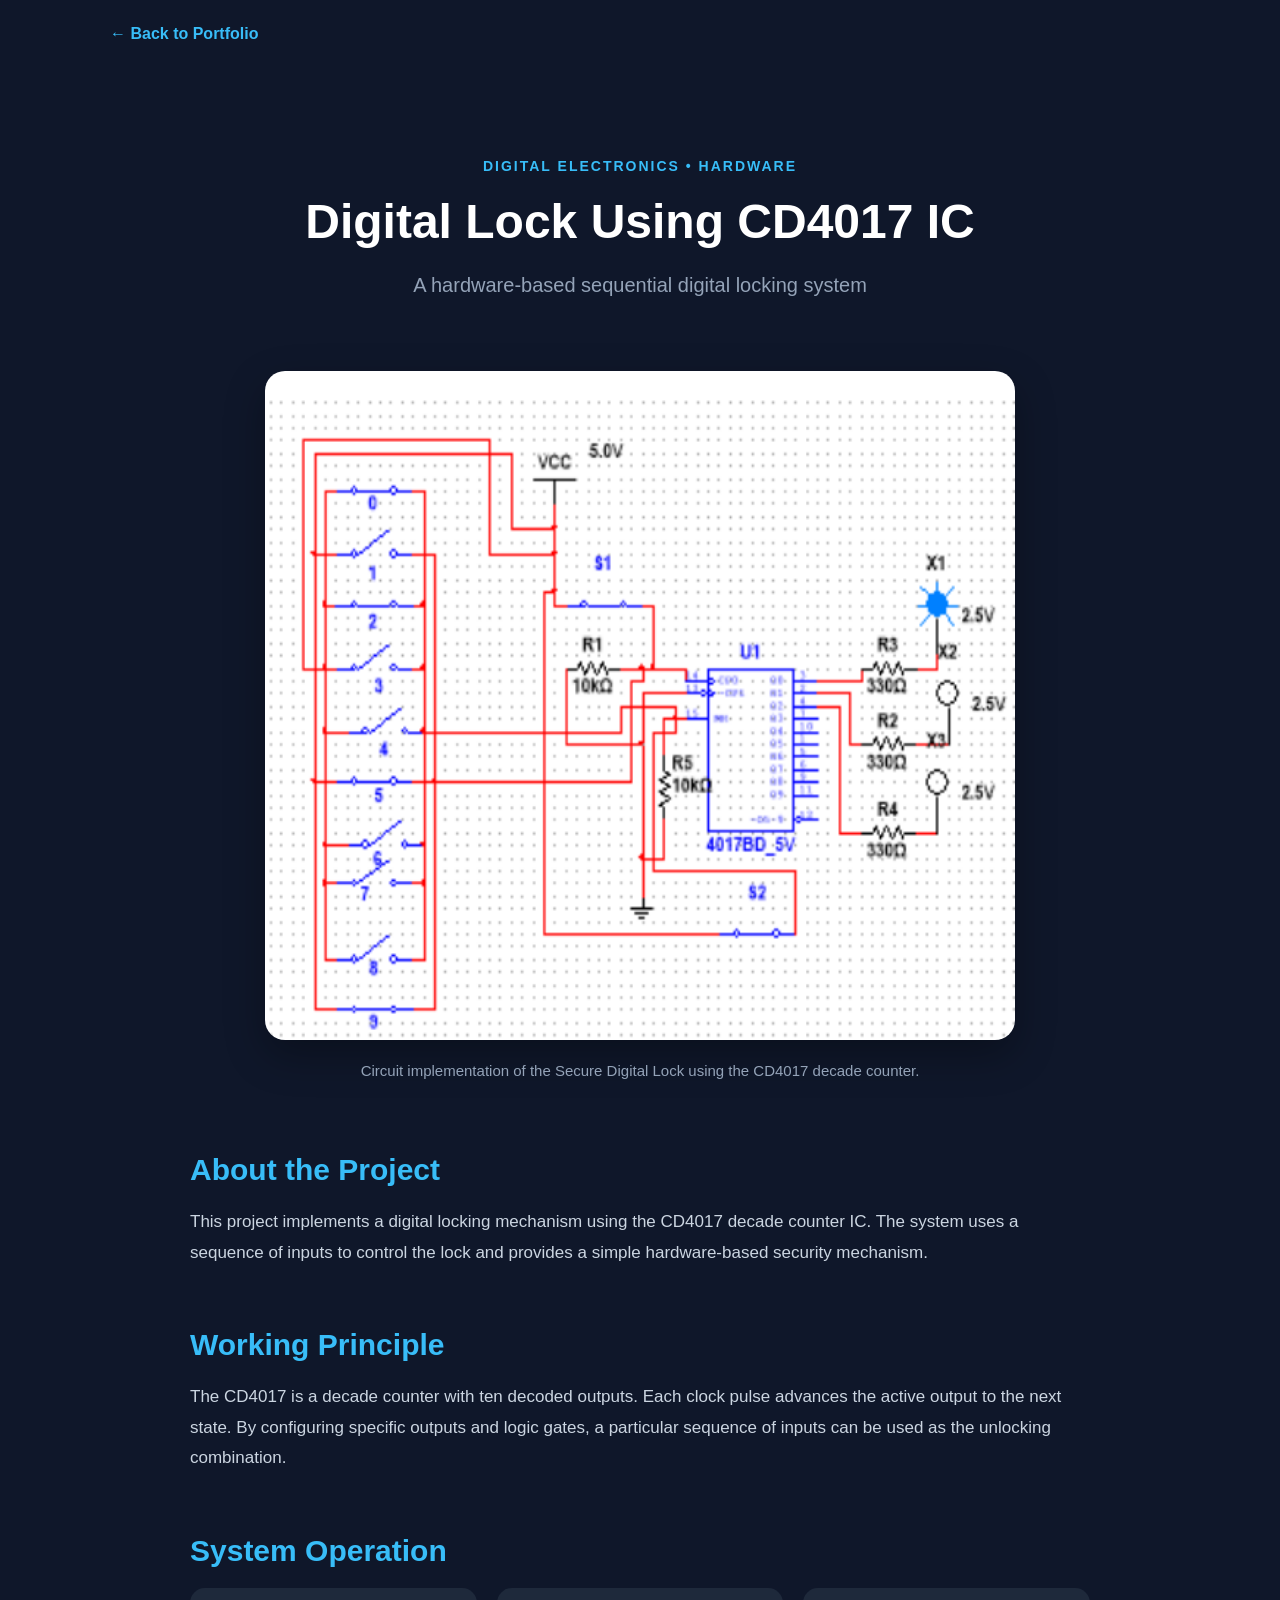
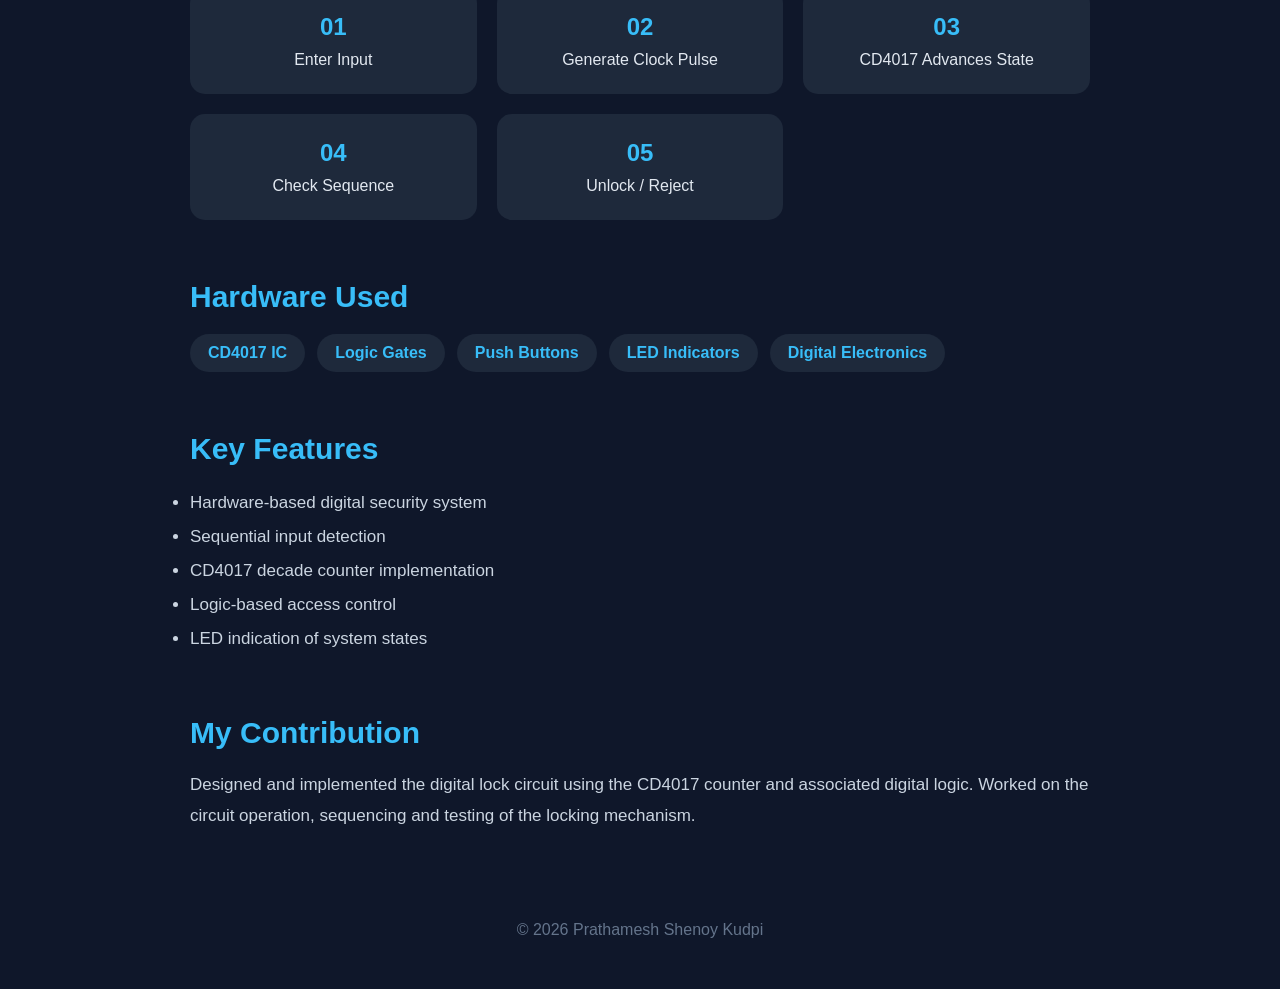
<file: project-digital-lock.html>
<!DOCTYPE html>
<html>

<head>
    <title>Digital Lock | Prathamesh</title>
    <link rel="stylesheet" href="style.css">
</head>

<body>

<header class="project-header">
    <a href="index.html" class="back-button">← Back to Portfolio</a>
</header>

<main class="project-page">

<section class="project-hero">

    <p class="project-category">
        DIGITAL ELECTRONICS • HARDWARE
    </p>

    <h1>
        Digital Lock Using CD4017 IC
    </h1>

    <p class="project-subtitle">
        A hardware-based sequential digital locking system
    </p>

</section>


<section class="project-image-section">

    <img
        src="images\digital-lock-circuit.png"
        alt="Digital Lock circuit using CD4017 IC"
        class="project-main-image"
    >

    <p class="image-caption">
        Circuit implementation of the Secure Digital Lock using the CD4017 decade counter.
    </p>

</section>


<section class="project-content">

<h2>About the Project</h2>

<p>
    This project implements a digital locking mechanism using
    the CD4017 decade counter IC. The system uses a sequence of
    inputs to control the lock and provides a simple hardware-based
    security mechanism.
</p>


<h2>Working Principle</h2>

<p>
    The CD4017 is a decade counter with ten decoded outputs.
    Each clock pulse advances the active output to the next state.
    By configuring specific outputs and logic gates, a particular
    sequence of inputs can be used as the unlocking combination.
</p>


<h2>System Operation</h2>

<div class="workflow">

    <div class="workflow-step">
        <strong>01</strong>
        <span>Enter Input</span>
    </div>

    <div class="workflow-step">
        <strong>02</strong>
        <span>Generate Clock Pulse</span>
    </div>

    <div class="workflow-step">
        <strong>03</strong>
        <span>CD4017 Advances State</span>
    </div>

    <div class="workflow-step">
        <strong>04</strong>
        <span>Check Sequence</span>
    </div>

    <div class="workflow-step">
        <strong>05</strong>
        <span>Unlock / Reject</span>
    </div>

</div>


<h2>Hardware Used</h2>

<div class="technology-list">

    <span>CD4017 IC</span>
    <span>Logic Gates</span>
    <span>Push Buttons</span>
    <span>LED Indicators</span>
    <span>Digital Electronics</span>

</div>


<h2>Key Features</h2>

<ul class="feature-list">

    <li>Hardware-based digital security system</li>

    <li>Sequential input detection</li>

    <li>CD4017 decade counter implementation</li>

    <li>Logic-based access control</li>

    <li>LED indication of system states</li>

</ul>


<h2>My Contribution</h2>

<p>
    Designed and implemented the digital lock circuit using the
    CD4017 counter and associated digital logic. Worked on the
    circuit operation, sequencing and testing of the locking
    mechanism.
</p>

</section>

</main>


<footer class="project-footer">

    <p>© 2026 Prathamesh Shenoy Kudpi</p>

</footer>

</body>

</html>
</file>
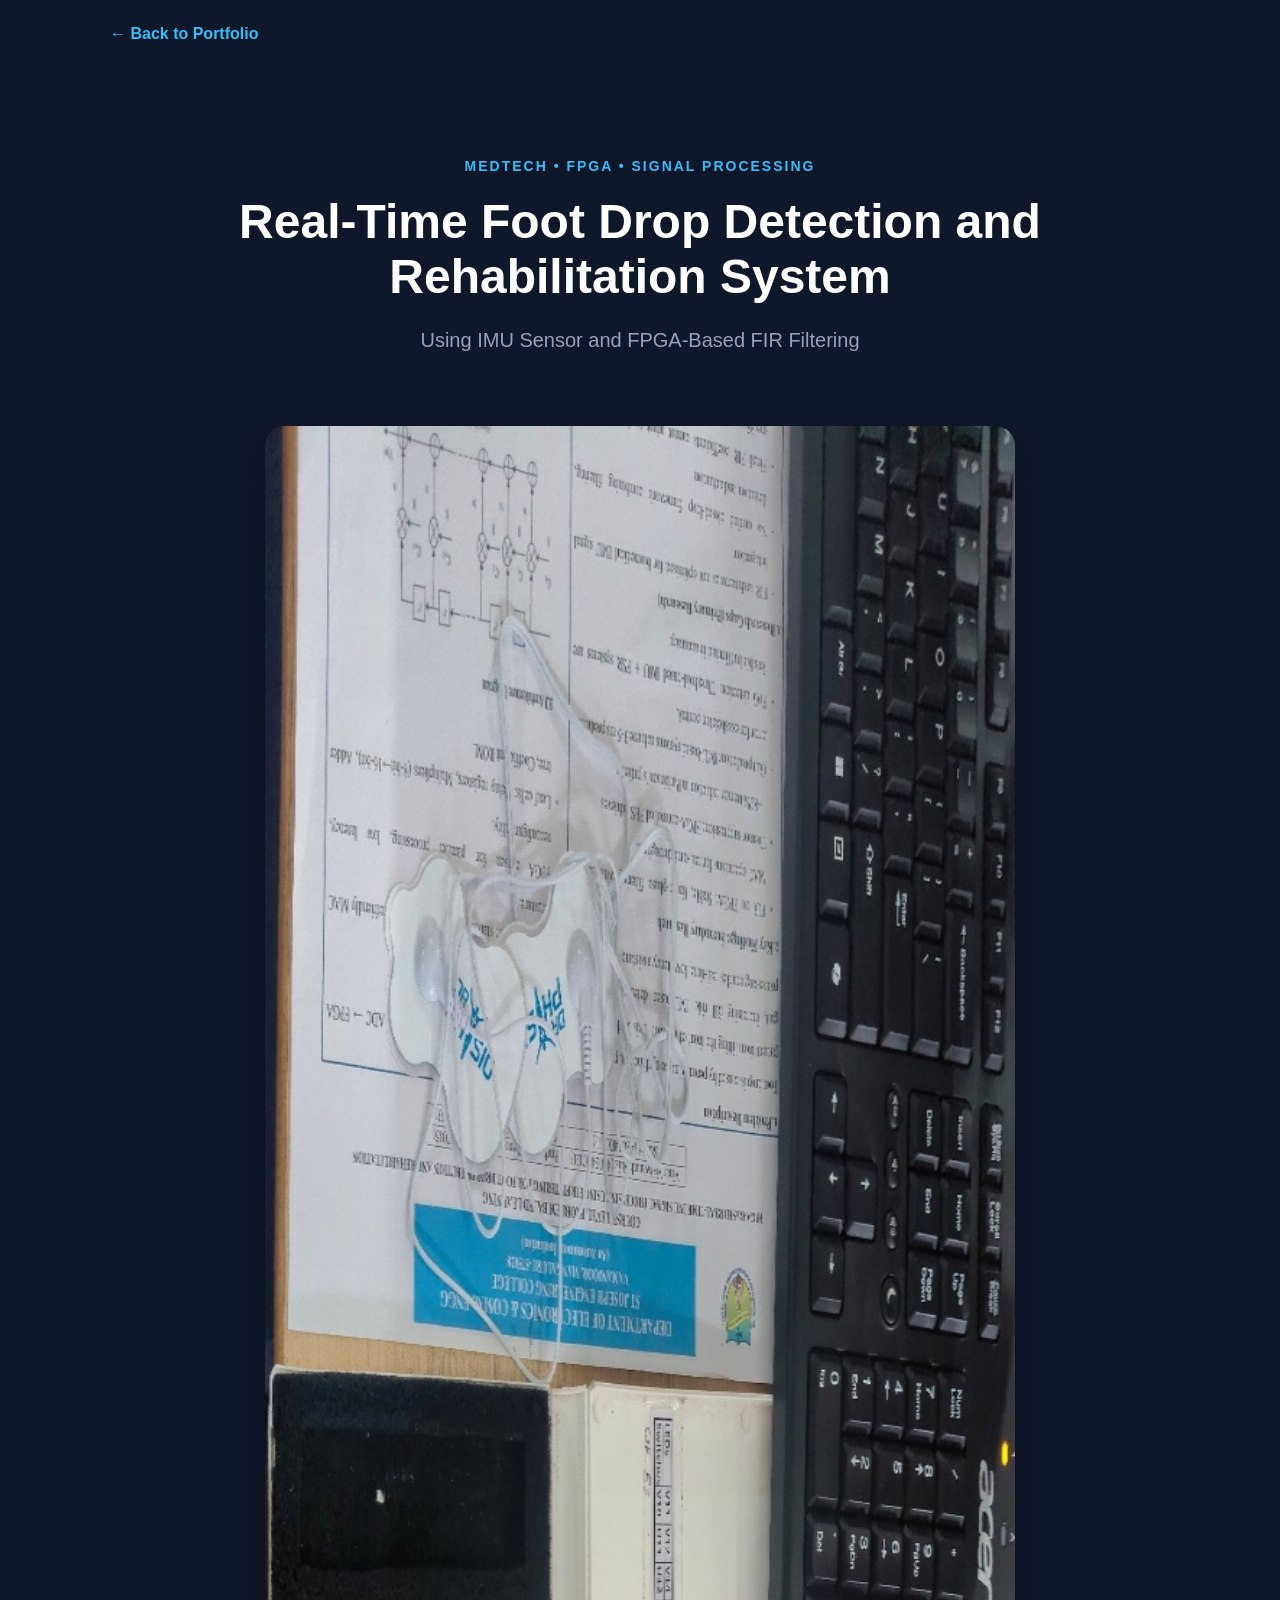
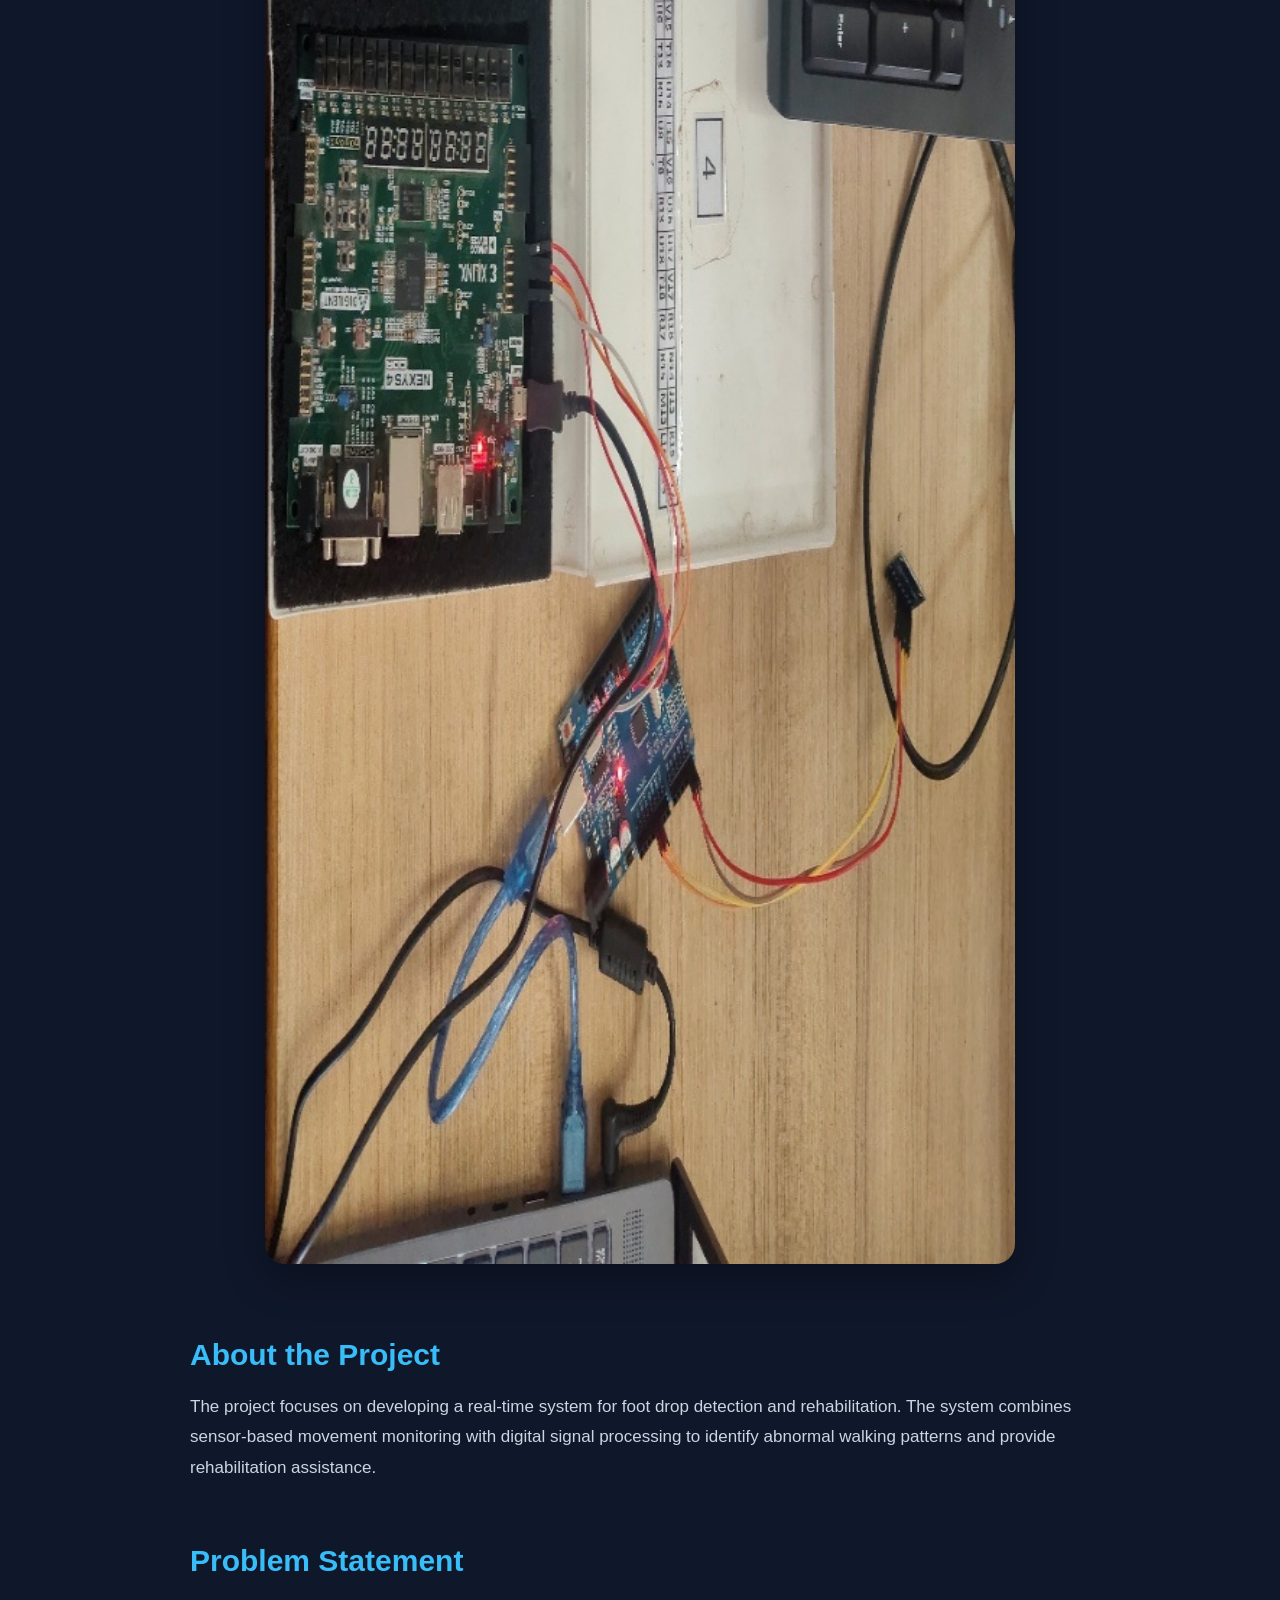
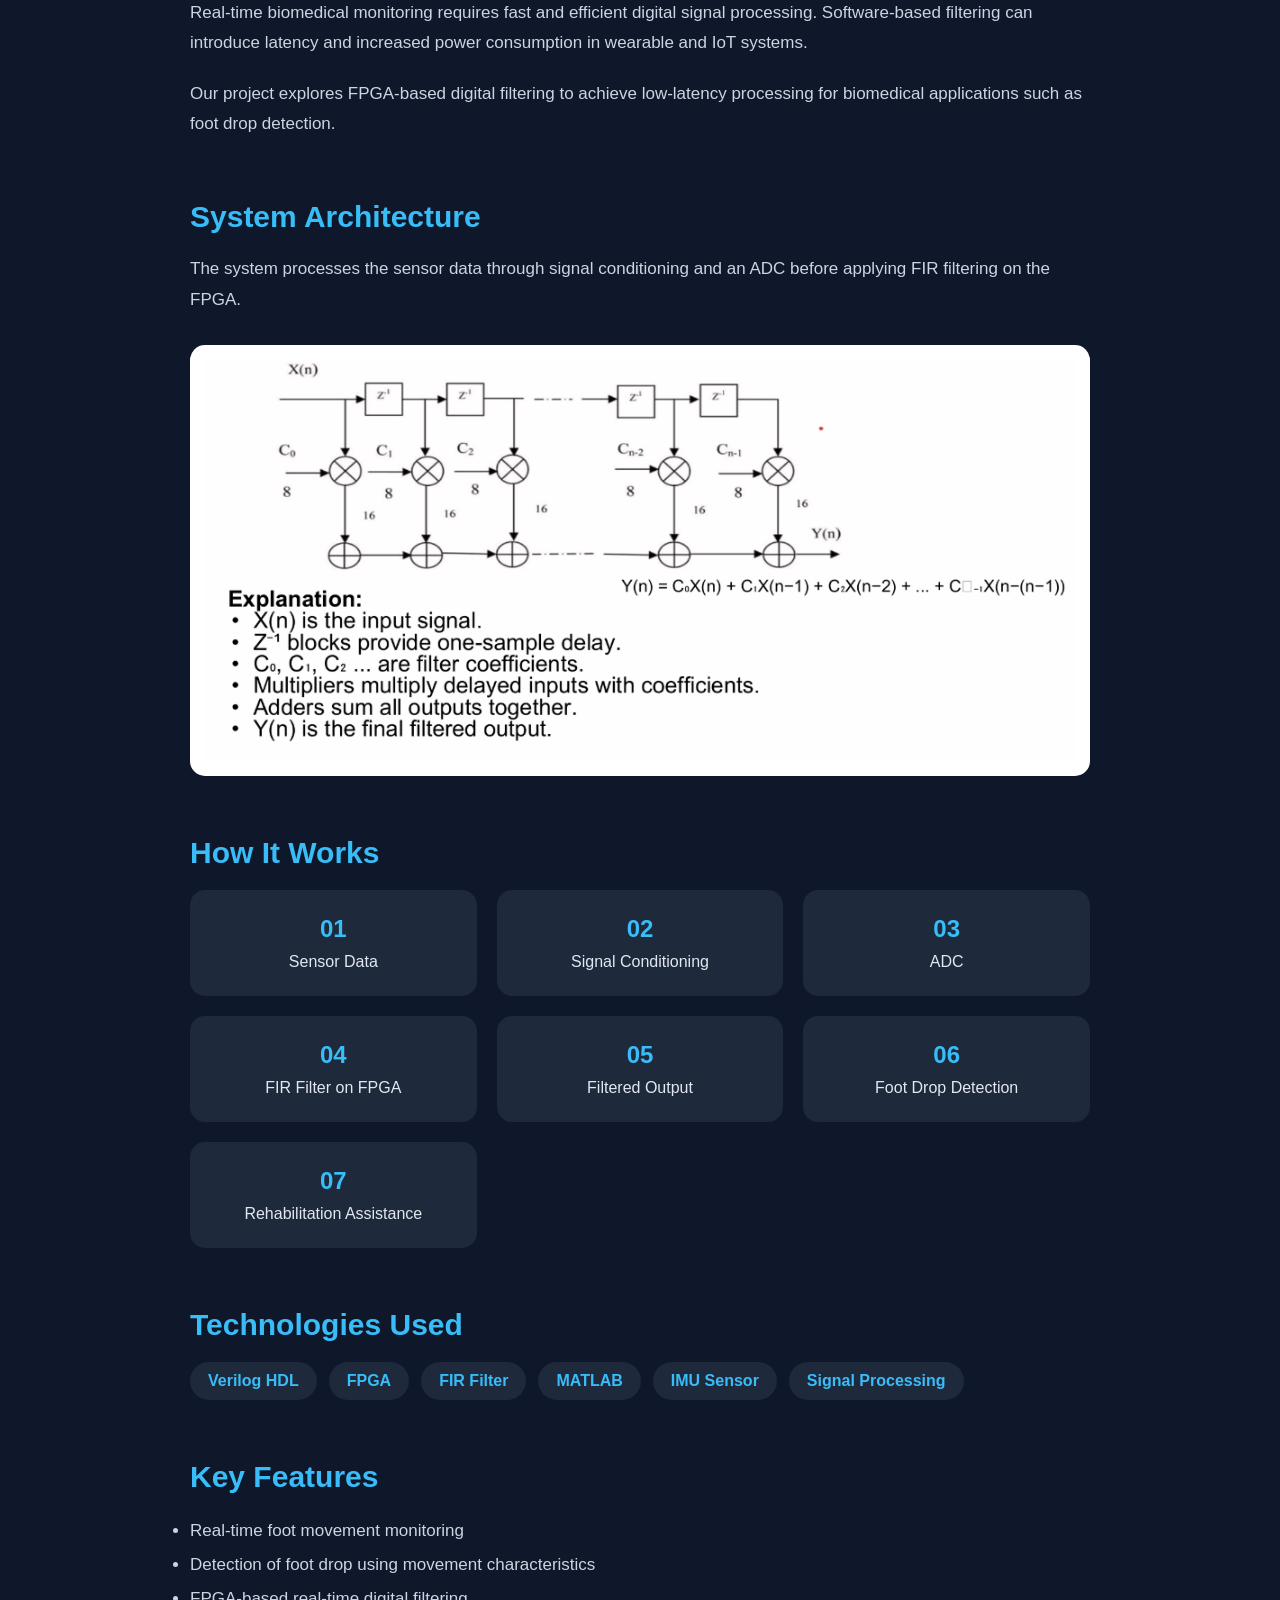
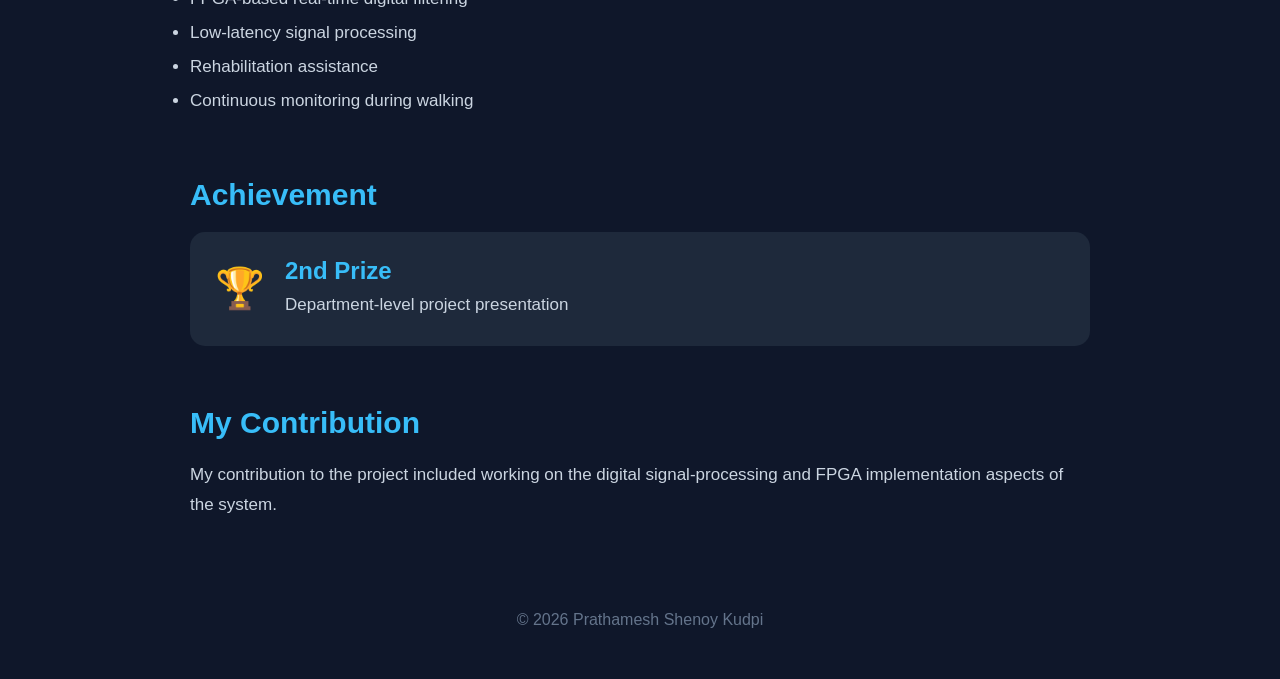
<file: project-footdrop.html>
<!DOCTYPE html>
<html>

<head>
    <title>Foot Drop Detection | Prathamesh</title>

    <link rel="stylesheet" href="style.css">
</head>

<body>

    <header class="project-header">

        <a href="index.html" class="back-button">
            ← Back to Portfolio
        </a>

    </header>


    <main class="project-page">

        <!-- PROJECT TITLE -->

        <section class="project-hero">

            <p class="project-category">
                MEDTECH • FPGA • SIGNAL PROCESSING
            </p>

            <h1>
                Real-Time Foot Drop Detection
                and Rehabilitation System
            </h1>

            <p class="project-subtitle">
                Using IMU Sensor and FPGA-Based FIR Filtering
            </p>

        </section>


        <!-- MAIN PROJECT IMAGE -->

        <section class="project-image-section">
<img
    src="images/footdrop-prototype.jpeg"
    alt="Foot Drop Project Prototype"
    class="project-main-image"
>

        </section>


        <!-- PROJECT CONTENT -->

        <section class="project-content">

            <h2>About the Project</h2>

            <p>
                The project focuses on developing a real-time system
                for foot drop detection and rehabilitation. The system
                combines sensor-based movement monitoring with digital
                signal processing to identify abnormal walking patterns
                and provide rehabilitation assistance.
            </p>


            <h2>Problem Statement</h2>

            <p>
                Real-time biomedical monitoring requires fast and
                efficient digital signal processing. Software-based
                filtering can introduce latency and increased power
                consumption in wearable and IoT systems.
            </p>

            <p>
                Our project explores FPGA-based digital filtering to
                achieve low-latency processing for biomedical
                applications such as foot drop detection.
            </p>


            <!-- SYSTEM ARCHITECTURE -->

            <h2>System Architecture</h2>

            <p>
                The system processes the sensor data through signal
                conditioning and an ADC before applying FIR filtering
                on the FPGA.
            </p>

         <img
    src="images/footdrop-fir-architecture.png"
    alt="FPGA FIR Filter Architecture"
    class="project-diagram"
>


            <!-- WORKFLOW -->

            <h2>How It Works</h2>

            <div class="workflow">

                <div class="workflow-step">
                    <strong>01</strong>
                    <span>Sensor Data</span>
                </div>

                <div class="workflow-step">
                    <strong>02</strong>
                    <span>Signal Conditioning</span>
                </div>

                <div class="workflow-step">
                    <strong>03</strong>
                    <span>ADC</span>
                </div>

                <div class="workflow-step">
                    <strong>04</strong>
                    <span>FIR Filter on FPGA</span>
                </div>

                <div class="workflow-step">
                    <strong>05</strong>
                    <span>Filtered Output</span>
                </div>

                <div class="workflow-step">
                    <strong>06</strong>
                    <span>Foot Drop Detection</span>
                </div>

                <div class="workflow-step">
                    <strong>07</strong>
                    <span>Rehabilitation Assistance</span>
                </div>

            </div>


            <!-- TECHNOLOGIES -->

            <h2>Technologies Used</h2>

            <div class="technology-list">

                <span>Verilog HDL</span>
                <span>FPGA</span>
                <span>FIR Filter</span>
                <span>MATLAB</span>
                <span>IMU Sensor</span>
                <span>Signal Processing</span>

            </div>


            <!-- FEATURES -->

            <h2>Key Features</h2>

            <ul class="feature-list">

                <li>Real-time foot movement monitoring</li>

                <li>
                    Detection of foot drop using movement
                    characteristics
                </li>

                <li>
                    FPGA-based real-time digital filtering
                </li>

                <li>
                    Low-latency signal processing
                </li>

                <li>
                    Rehabilitation assistance
                </li>

                <li>
                    Continuous monitoring during walking
                </li>

            </ul>


            <!-- ACHIEVEMENT -->

            <h2>Achievement</h2>

            <div class="achievement-box">

                <span class="trophy">🏆</span>

                <div>
                    <strong>2nd Prize</strong>

                    <p>
                        Department-level project presentation
                    </p>
                </div>

            </div>


            <!-- CONTRIBUTION -->

            <h2>My Contribution</h2>

            <p>
                My contribution to the project included working on
                the digital signal-processing and FPGA implementation
                aspects of the system.
            </p>

        </section>

    </main>


    <footer class="project-footer">

        <p>
            © 2026 Prathamesh Shenoy Kudpi
        </p>

    </footer>

</body>

</html>
</file>
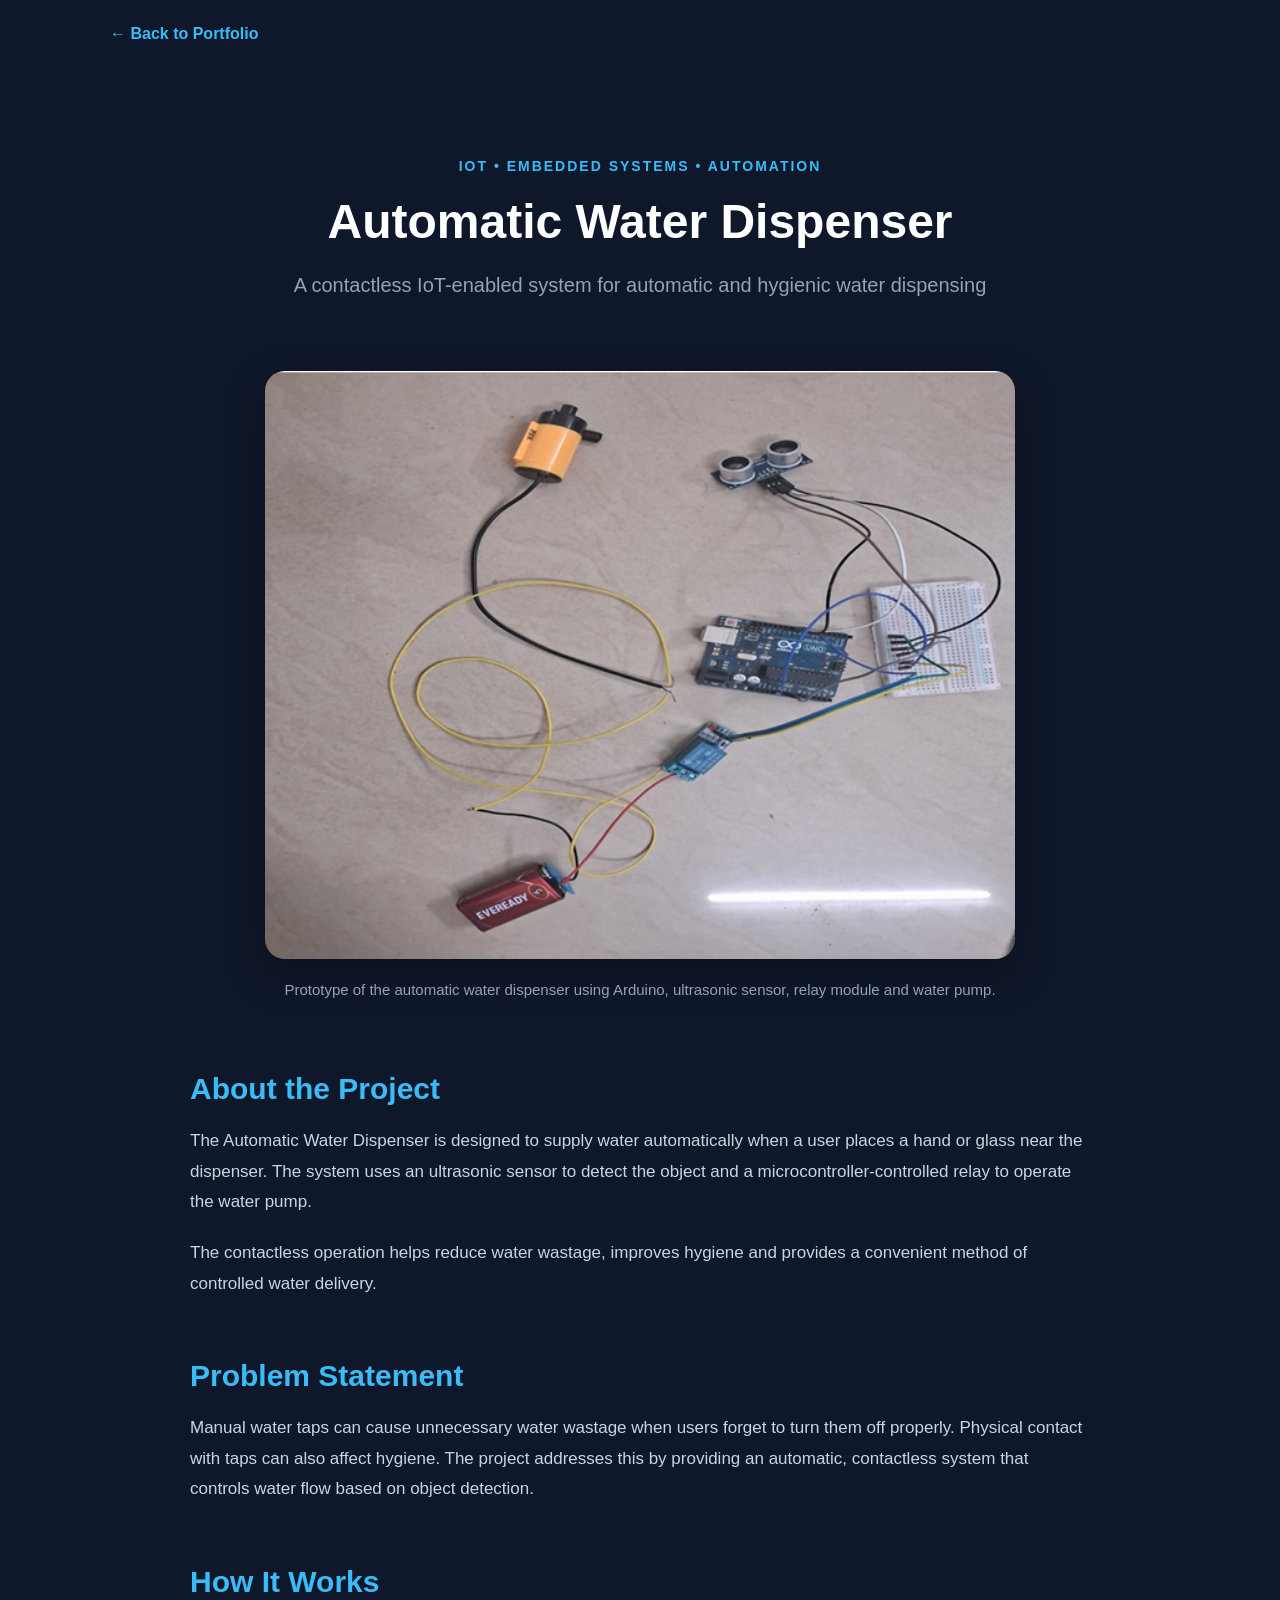
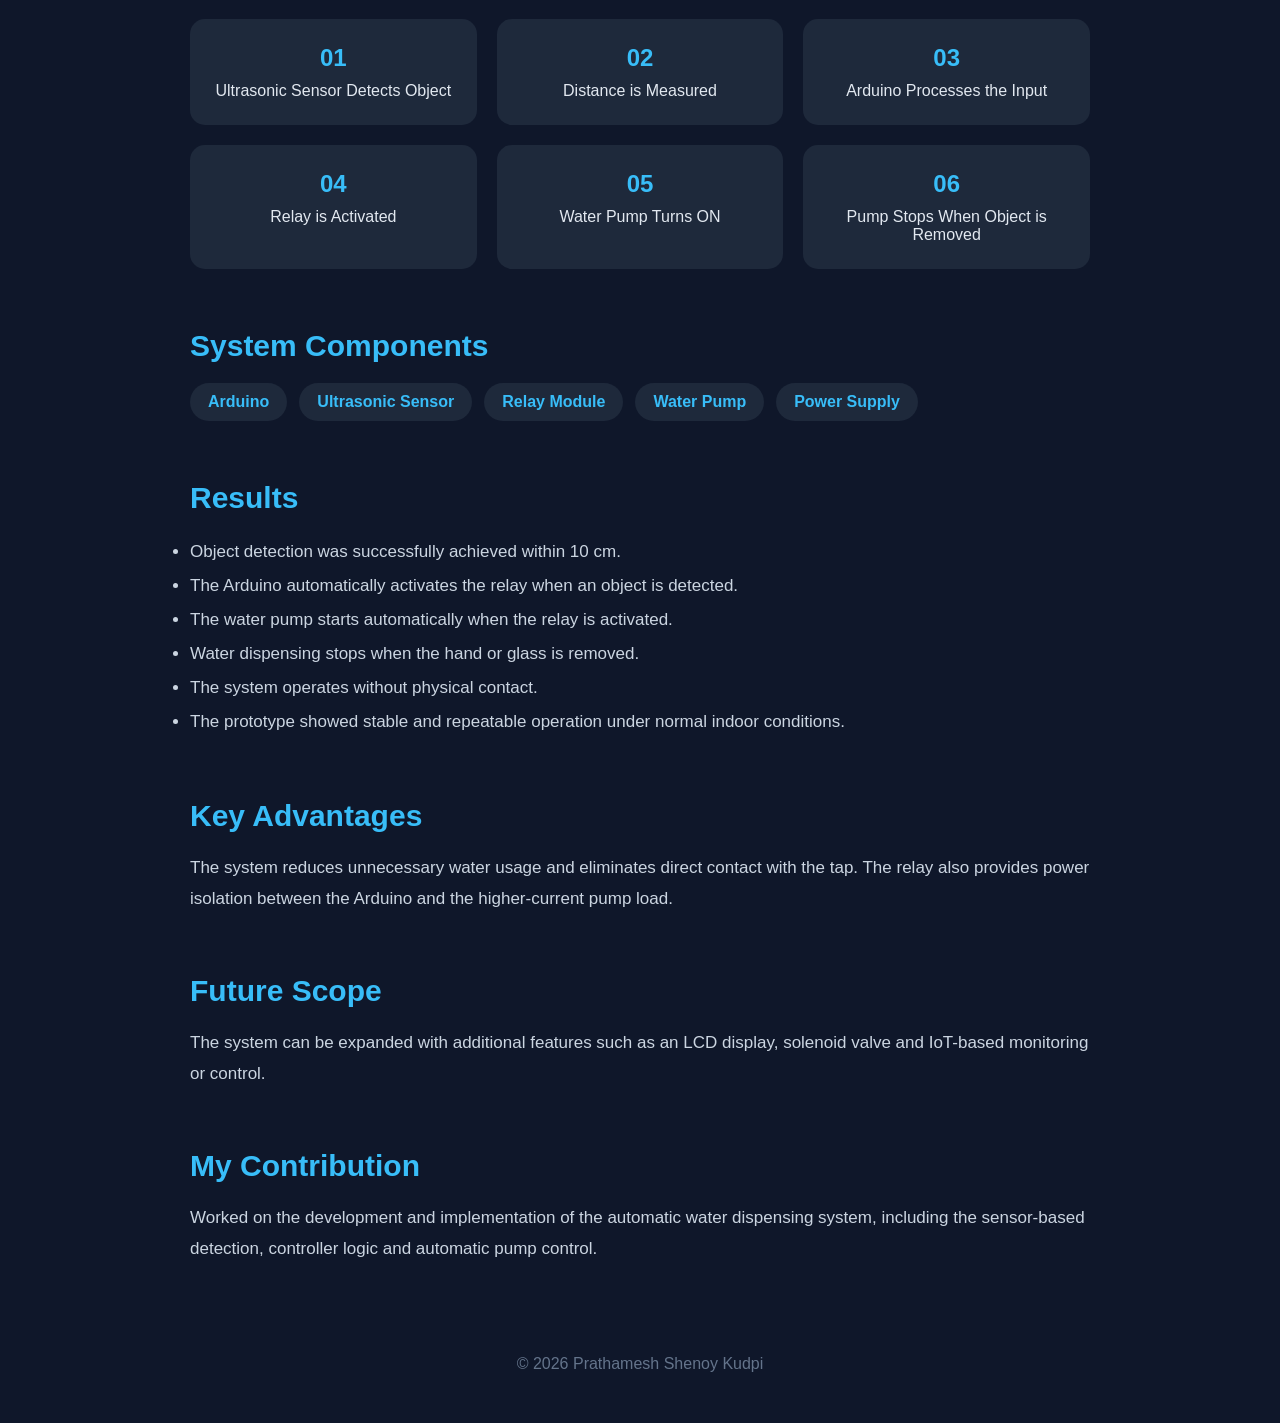
<file: project-water-dispenser.html>
<!DOCTYPE html>
<html>

<head>
    <title>Automatic Water Dispenser | Prathamesh</title>
    <link rel="stylesheet" href="style.css">
</head>

<body>

<header class="project-header">

    <a href="index.html" class="back-button">
        ← Back to Portfolio
    </a>

</header>


<main class="project-page">

<section class="project-hero">

    <p class="project-category">
        IOT • EMBEDDED SYSTEMS • AUTOMATION
    </p>

    <h1>
        Automatic Water Dispenser
    </h1>

    <p class="project-subtitle">
        A contactless IoT-enabled system for automatic and hygienic water dispensing
    </p>

</section>


<section class="project-image-section">

    <img
        src="images\Screenshot 2026-08-21 192228.png"
        alt="Automatic Water Dispenser Prototype"
        class="project-main-image"
    >

    <p class="image-caption">
        Prototype of the automatic water dispenser using Arduino,
        ultrasonic sensor, relay module and water pump.
    </p>

</section>


<section class="project-content">

<h2>About the Project</h2>

<p>
    The Automatic Water Dispenser is designed to supply water
    automatically when a user places a hand or glass near the
    dispenser. The system uses an ultrasonic sensor to detect
    the object and a microcontroller-controlled relay to operate
    the water pump.
</p>

<p>
    The contactless operation helps reduce water wastage,
    improves hygiene and provides a convenient method of
    controlled water delivery.
</p>


<h2>Problem Statement</h2>

<p>
    Manual water taps can cause unnecessary water wastage when
    users forget to turn them off properly. Physical contact with
    taps can also affect hygiene. The project addresses this by
    providing an automatic, contactless system that controls
    water flow based on object detection.
</p>


<h2>How It Works</h2>

<div class="workflow">

    <div class="workflow-step">
        <strong>01</strong>
        <span>Ultrasonic Sensor Detects Object</span>
    </div>

    <div class="workflow-step">
        <strong>02</strong>
        <span>Distance is Measured</span>
    </div>

    <div class="workflow-step">
        <strong>03</strong>
        <span>Arduino Processes the Input</span>
    </div>

    <div class="workflow-step">
        <strong>04</strong>
        <span>Relay is Activated</span>
    </div>

    <div class="workflow-step">
        <strong>05</strong>
        <span>Water Pump Turns ON</span>
    </div>

    <div class="workflow-step">
        <strong>06</strong>
        <span>Pump Stops When Object is Removed</span>
    </div>

</div>


<h2>System Components</h2>

<div class="technology-list">

    <span>Arduino</span>
    <span>Ultrasonic Sensor</span>
    <span>Relay Module</span>
    <span>Water Pump</span>
    <span>Power Supply</span>

</div>


<h2>Results</h2>

<ul class="feature-list">

    <li>
        Object detection was successfully achieved within 10 cm.
    </li>

    <li>
        The Arduino automatically activates the relay when an
        object is detected.
    </li>

    <li>
        The water pump starts automatically when the relay is activated.
    </li>

    <li>
        Water dispensing stops when the hand or glass is removed.
    </li>

    <li>
        The system operates without physical contact.
    </li>

    <li>
        The prototype showed stable and repeatable operation
        under normal indoor conditions.
    </li>

</ul>


<h2>Key Advantages</h2>

<p>
    The system reduces unnecessary water usage and eliminates
    direct contact with the tap. The relay also provides power
    isolation between the Arduino and the higher-current pump
    load.
</p>


<h2>Future Scope</h2>

<p>
    The system can be expanded with additional features such as
    an LCD display, solenoid valve and IoT-based monitoring or
    control.
</p>


<h2>My Contribution</h2>

<p>
    Worked on the development and implementation of the
    automatic water dispensing system, including the sensor-based
    detection, controller logic and automatic pump control.
</p>

</section>

</main>


<footer class="project-footer">

    <p>© 2026 Prathamesh Shenoy Kudpi</p>

</footer>

</body>

</html>
</file>
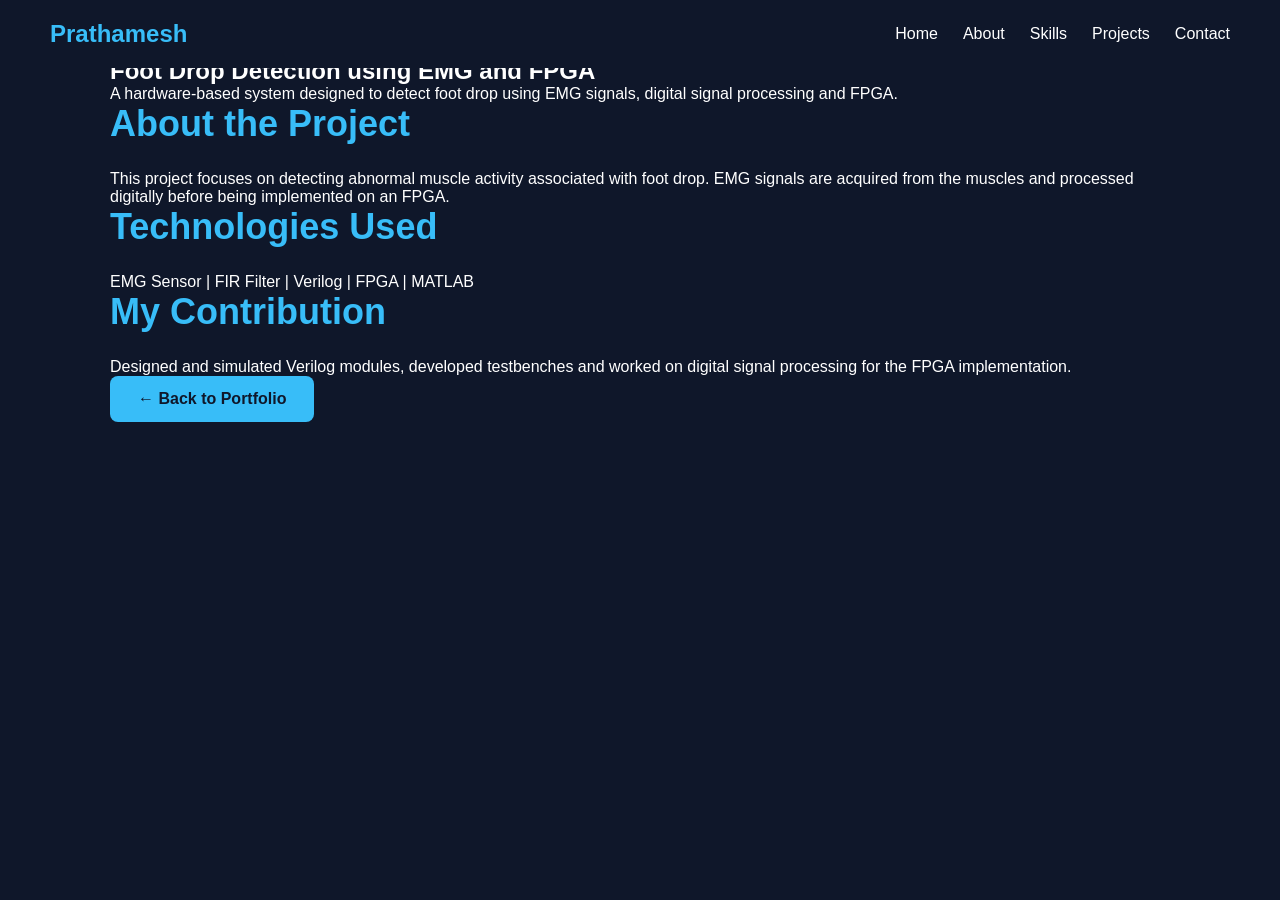
<file: project.html>
<!DOCTYPE html>
<html>

<head>
    <title>Foot Drop Detection | Prathamesh</title>
    <link rel="stylesheet" href="style.css">
</head>

<body>

    <nav>
        <h2>Prathamesh</h2>

        <div>
            <a href="index.html">Home</a>
            <a href="index.html#about">About</a>
            <a href="index.html#skills">Skills</a>
            <a href="index.html#projects">Projects</a>
            <a href="index.html#contact">Contact</a>
        </div>
    </nav>


    <section class="project-page">

        <p class="hello">MY PROJECT</p>

        <h1>Foot Drop Detection using EMG and FPGA</h1>

        <p class="project-intro">
            A hardware-based system designed to detect foot drop
            using EMG signals, digital signal processing and FPGA.
        </p>


        <div class="project-info">

            <h2>About the Project</h2>

            <p>
                This project focuses on detecting abnormal muscle
                activity associated with foot drop. EMG signals are
                acquired from the muscles and processed digitally
                before being implemented on an FPGA.
            </p>

            <h2>Technologies Used</h2>

            <p>
                EMG Sensor | FIR Filter | Verilog | FPGA | MATLAB
            </p>

            <h2>My Contribution</h2>

            <p>
                Designed and simulated Verilog modules, developed
                testbenches and worked on digital signal processing
                for the FPGA implementation.
            </p>

        </div>


        <a href="index.html">
            <button>← Back to Portfolio</button>
        </a>

    </section>

</body>

</html>
</file>
<file: style.css>
/* ================================= */
/* GLOBAL RESET                      */
/* ================================= */

* {
    margin: 0;
    padding: 0;
    box-sizing: border-box;
}

html {
    scroll-behavior: smooth;
}

body {
    background-color: #0f172a;
    color: white;
    font-family: Arial, sans-serif;
}


/* ================================= */
/* NAVIGATION                        */
/* ================================= */

nav {
    position: fixed;
    top: 0;
    left: 0;
    width: 100%;

    padding: 20px 50px;

    display: flex;
    justify-content: space-between;
    align-items: center;

    background-color: #0f172a;

    z-index: 1000;
}

nav h2 {
    color: #38bdf8;
    margin: 0;
}

nav div {
    display: flex;
    gap: 25px;
    align-items: center;
}

nav a {
    color: white;
    text-decoration: none;
    font-size: 16px;
}

nav a:hover {
    color: #38bdf8;
}


/* ================================= */
/* BUTTONS                           */
/* ================================= */

button {
    background-color: #38bdf8;
    color: #0f172a;

    border: none;

    padding: 14px 28px;

    font-size: 16px;
    font-weight: bold;

    border-radius: 8px;

    cursor: pointer;

    transition: transform 0.2s ease,
                background-color 0.2s ease;
}

button:hover {
    background-color: #7dd3fc;
    transform: translateY(-2px);
}


/* ================================= */
/* HERO SECTION                      */
/* ================================= */

.hero {
    min-height: 88vh;

    display: flex;
    flex-direction: column;

    align-items: center;
    justify-content: center;

    text-align: center;

    padding: 110px 6% 80px;

    gap: 35px;

    overflow: hidden;
}

.hero-content {
    width: 100%;
    max-width: 800px;

    display: flex;
    flex-direction: column;
    align-items: center;
}

.hello {
    display: block;

    width: auto;
    max-width: 100%;

    color: #38bdf8;

    font-size: 18px;

    letter-spacing: 4px;

    margin: 0 0 16px;

    text-align: center;

    white-space: nowrap;
}

.hero h1 {
    width: 100%;
    max-width: 800px;

    font-size: 60px;

    margin: 0 0 15px;

    text-align: center;

    line-height: 1.1;
}

.hero h2 {
    width: 100%;
    max-width: 650px;

    color: #38bdf8;

    font-size: 30px;

    margin: 0 0 20px;

    text-align: center;
}

.intro {
    width: 100%;
    max-width: 650px;

    font-size: 19px;

    line-height: 1.6;

    color: #cbd5e1;

    margin: 0 auto 30px;

    text-align: center;
}

.hero-buttons {
    display: flex;

    flex-direction: row;

    align-items: center;
    justify-content: center;

    gap: 15px;

    width: 100%;
}

.linkedin-button {
    background: transparent !important;

    color: white !important;

    border: 1px solid rgba(56, 189, 248, 0.6);
}

.linkedin-button:hover {
    background-color: rgba(56, 189, 248, 0.12) !important;
    color: white !important;
}


/* ================================= */
/* HERO PHOTO                        */
/* ================================= */

.hero-photo-card {
    position: static;

    width: 300px;
    max-width: 90%;

    padding: 12px;

    margin: 0 auto;

    background: rgba(30, 41, 59, 0.75);

    border: 1px solid rgba(148, 163, 184, 0.15);

    border-radius: 20px;

    box-shadow: 0 20px 50px rgba(0, 0, 0, 0.25);

    transition:
        transform 0.3s ease,
        box-shadow 0.3s ease;
}

.hero-photo-card:hover {
    transform: translateY(-6px);

    box-shadow: 0 25px 60px rgba(0, 0, 0, 0.3);
}

.photo-frame {
    width: 100%;
    height: 360px;

    overflow: hidden;

    border-radius: 15px;
}

.photo-frame img {
    display: block;

    width: 100%;
    height: 100%;

    object-fit: cover;
}

.photo-caption {
    text-align: center;

    margin: 12px 5px 5px;

    font-size: 13px;

    color: #94a3b8;
}


/* ================================= */
/* COMMON SECTIONS                   */
/* ================================= */

.about,
.skills,
.projects,
.contact {
    max-width: 1000px;

    margin: auto;

    padding: 80px 20px;

    text-align: center;
}

section h2 {
    font-size: 36px;

    color: #38bdf8;

    margin-bottom: 25px;
}

.about p,
.contact p {
    color: #cbd5e1;

    font-size: 18px;

    line-height: 1.7;
}


/* ================================= */
/* SKILLS - MODERN VERSION           */
/* ================================= */

.skills {
    padding: 100px 10%;

    text-align: center;
}

.section-label {
    font-size: 13px;

    letter-spacing: 3px;

    font-weight: 700;

    opacity: 0.7;

    margin-bottom: 10px;
}

.skills h2 {
    font-size: 42px;

    margin-bottom: 15px;
}

.skills-intro {
    max-width: 650px;

    margin: 0 auto 50px;

    line-height: 1.7;

    color: #cbd5e1;

    opacity: 0.8;
}

.skills-grid {
    max-width: 1100px;

    margin: auto;

    display: grid;

    grid-template-columns: repeat(2, 1fr);

    gap: 25px;

    text-align: left;
}

.skills-card {
    display: flex;

    gap: 20px;

    padding: 28px;

    background: rgba(30, 41, 59, 0.75);

    border: 1px solid rgba(148, 163, 184, 0.15);

    border-radius: 20px;

    transition:
        transform 0.3s ease,
        border-color 0.3s ease,
        box-shadow 0.3s ease;
}

.skills-card:hover {
    transform: translateY(-6px);

    border-color: rgba(56, 189, 248, 0.5);

    box-shadow: 0 15px 35px rgba(0, 0, 0, 0.2);
}

.skills-icon {
    min-width: 52px;
    height: 52px;

    display: flex;

    align-items: center;
    justify-content: center;

    border-radius: 14px;

    background: rgba(56, 189, 248, 0.12);

    font-size: 24px;
}

.skills-card-content {
    flex: 1;
}

.skills-card h3 {
    margin: 0 0 8px;

    font-size: 20px;
}

.skills-card p {
    margin: 0 0 18px;

    line-height: 1.6;

    color: #cbd5e1;

    opacity: 0.8;
}

.skill-tags {
    display: flex;

    flex-wrap: wrap;

    gap: 8px;
}

.skill-tags span {
    padding: 7px 12px;

    border-radius: 999px;

    background: rgba(148, 163, 184, 0.1);

    border: 1px solid rgba(148, 163, 184, 0.12);

    font-size: 13px;

    color: #e2e8f0;

    transition:
        background 0.2s ease,
        transform 0.2s ease;
}

.skill-tags span:hover {
    transform: translateY(-2px);

    background: rgba(56, 189, 248, 0.12);
}


/* ================================= */
/* PROJECT CARDS                     */
/* ================================= */

.projects-container {
    display: grid;

    grid-template-columns: repeat(2, 1fr);

    gap: 25px;

    margin-top: 30px;
}

.project-card {
    background-color: #1e293b;

    padding: 30px;

    border-radius: 15px;

    text-align: left;

    transition:
        transform 0.3s ease,
        box-shadow 0.3s ease;
}

.project-card:hover {
    transform: translateY(-8px);

    box-shadow: 0 15px 35px rgba(0, 0, 0, 0.2);
}

.project-card h3 {
    color: #38bdf8;

    font-size: 22px;

    margin-bottom: 15px;
}

.project-card p {
    color: #cbd5e1;

    font-size: 17px;

    line-height: 1.7;

    margin-bottom: 18px;
}

.project-card .technologies {
    color: #38bdf8;

    font-weight: bold;

    font-size: 15px;
}

.project-card button {
    margin-top: 5px;
}


/* ================================= */
/* PROJECT PAGE                      */
/* ================================= */

.project-header {
    max-width: 1100px;

    margin: auto;

    padding: 25px 20px;
}

.back-button {
    color: #38bdf8;

    text-decoration: none;

    font-weight: bold;
}

.back-button:hover {
    text-decoration: underline;
}

.project-page {
    max-width: 1100px;

    margin: auto;

    padding: 20px;
}

.project-hero {
    text-align: center;

    padding: 70px 20px 40px;
}

.project-category {
    color: #38bdf8;

    font-size: 14px;

    font-weight: bold;

    letter-spacing: 2px;
}

.project-hero h1 {
    font-size: 48px;

    margin: 20px auto;

    max-width: 900px;
}

.project-subtitle {
    color: #94a3b8;

    font-size: 20px;

    line-height: 1.6;
}

.project-image-section {
    text-align: center;

    margin: 30px 0 70px;
}

.project-main-image {
    width: 100%;

    max-width: 750px;

    border-radius: 20px;

    box-shadow: 0 15px 40px rgba(0, 0, 0, 0.3);
}

.project-content {
    max-width: 900px;

    margin: auto;
}

.project-content h2 {
    color: #38bdf8;

    font-size: 30px;

    margin-top: 60px;

    margin-bottom: 20px;
}

.project-content p {
    color: #cbd5e1;

    font-size: 17px;

    line-height: 1.8;

    margin-bottom: 20px;
}

.project-diagram {
    display: block;

    width: 100%;

    max-width: 900px;

    margin: 30px auto;

    border-radius: 15px;

    background: white;

    padding: 15px;
}


/* ================================= */
/* WORKFLOW                          */
/* ================================= */

.workflow {
    display: grid;

    grid-template-columns: repeat(3, 1fr);

    gap: 20px;
}

.workflow-step {
    background-color: #1e293b;

    padding: 25px;

    border-radius: 15px;

    text-align: center;

    transition: transform 0.3s ease;
}

.workflow-step:hover {
    transform: translateY(-6px);
}

.workflow-step strong {
    display: block;

    color: #38bdf8;

    font-size: 24px;

    margin-bottom: 10px;
}

.workflow-step span {
    color: #e2e8f0;
}


/* ================================= */
/* TECHNOLOGY TAGS                   */
/* ================================= */

.technology-list {
    display: flex;

    flex-wrap: wrap;

    gap: 12px;
}

.technology-list span {
    background-color: #1e293b;

    color: #38bdf8;

    padding: 10px 18px;

    border-radius: 20px;

    font-weight: bold;
}


/* ================================= */
/* FEATURE LIST                      */
/* ================================= */

.feature-list {
    color: #cbd5e1;

    line-height: 2;

    font-size: 17px;
}


/* ================================= */
/* ACHIEVEMENT                       */
/* ================================= */

.achievement-box {
    display: flex;

    align-items: center;

    gap: 20px;

    background-color: #1e293b;

    padding: 25px;

    border-radius: 15px;
}

.trophy {
    font-size: 40px;
}

.achievement-box strong {
    color: #38bdf8;

    font-size: 24px;
}

.achievement-box p {
    margin: 5px 0 0;
}


/* ================================= */
/* PROJECT FOOTER                    */
/* ================================= */

.project-footer {
    text-align: center;

    padding: 50px 20px;

    color: #64748b;
}


/* ================================= */
/* 4-PAM PROJECT                     */
/* ================================= */

.project-placeholder {
    max-width: 750px;

    height: 350px;

    margin: auto;

    border-radius: 20px;

    background-color: #1e293b;

    display: flex;

    flex-direction: column;

    justify-content: center;

    align-items: center;

    text-align: center;

    border: 2px dashed #38bdf8;
}

.project-placeholder span {
    color: #38bdf8;

    font-size: 28px;

    font-weight: bold;
}

.project-placeholder p {
    color: #94a3b8;

    margin-top: 10px;
}

.pam-symbols {
    display: grid;

    grid-template-columns: repeat(4, 1fr);

    gap: 20px;

    margin: 30px 0;
}

.pam-symbols div {
    background-color: #1e293b;

    color: #38bdf8;

    padding: 25px;

    border-radius: 15px;

    text-align: center;

    font-size: 24px;

    font-weight: bold;

    transition: transform 0.3s ease;
}

.pam-symbols div:hover {
    transform: translateY(-6px);
}

.formula-box {
    background-color: #1e293b;

    padding: 30px;

    margin: 30px 0;

    border-radius: 15px;

    text-align: center;
}

.formula-box p {
    margin: 0 0 10px;
}

.formula-box strong {
    color: #38bdf8;

    font-size: 28px;
}


/* ================================= */
/* IMAGE CAPTIONS                    */
/* ================================= */

.image-caption {
    max-width: 850px;

    margin: 15px auto 0;

    color: #94a3b8;

    font-size: 15px;

    line-height: 1.6;

    text-align: center;
}


/* ================================= */
/* CODE CARD                         */
/* ================================= */

.code-card {
    background-color: #0f172a;

    border-radius: 15px;

    overflow: hidden;

    margin-top: 30px;

    border: 1px solid #334155;
}

.code-card-header {
    display: flex;

    justify-content: space-between;

    align-items: center;

    gap: 20px;

    padding: 15px 20px;

    background-color: #1e293b;
}

.code-card-header strong {
    color: #e2e8f0;

    font-family: monospace;
}

.code-button {
    background-color: #38bdf8;

    color: #0f172a;

    text-decoration: none;

    padding: 10px 16px;

    border-radius: 8px;

    font-weight: bold;

    transition: transform 0.2s ease;
}

.code-button:hover {
    transform: translateY(-2px);
}

.code-card pre {
    margin: 0;

    padding: 25px;

    overflow-x: auto;

    color: #cbd5e1;

    font-family: Consolas, monospace;

    font-size: 14px;

    line-height: 1.7;
}


/* ================================= */
/* ANC PROJECT RESULTS               */
/* ================================= */

.anc-results-section {
    max-width: 1100px;

    margin: 60px auto;

    padding: 0 20px;
}

.anc-results-section h2 {
    margin-bottom: 15px;
}

.anc-results-section > p {
    line-height: 1.7;

    margin-bottom: 30px;
}

.anc-results-grid {
    display: grid;

    grid-template-columns: repeat(2, 1fr);

    gap: 25px;

    margin-top: 30px;
}

.anc-result-card {
    background-color: #1e293b;

    border-radius: 15px;

    padding: 15px;

    overflow: hidden;
}

.anc-result-card img {
    width: 100%;

    display: block;

    border-radius: 10px;
}

.anc-result-card h3 {
    color: #38bdf8;

    text-align: center;

    margin: 15px 5px 5px;

    font-size: 17px;
}


/* ================================= */
/* CERTIFICATIONS                    */
/* ================================= */

.certifications {
    padding: 80px 10%;

    text-align: center;
}

.certifications > h2 {
    color: #29b6f6;

    font-size: 32px;

    margin-bottom: 50px;
}

.certificate-category {
    color: #29b6f6;

    font-size: 24px;

    margin-top: 45px;

    margin-bottom: 25px;
}

.certifications-container {
    display: grid;

    grid-template-columns: repeat(3, 1fr);

    gap: 25px;

    width: 100%;

    margin: 0 auto;
}

.certificate-card {
    background: #1e293b;

    padding: 30px 25px;

    border-radius: 15px;

    text-align: center;

    min-height: 220px;

    display: flex;

    flex-direction: column;

    justify-content: space-between;

    box-sizing: border-box;

    transition: transform 0.3s ease;
}

.certificate-card:hover {
    transform: translateY(-6px);
}

.certificate-card h3 {
    color: white;

    font-size: 19px;

    margin-bottom: 15px;
}

.certificate-card p {
    color: #dbeafe;

    margin: 8px 0;
}

.certificate-type {
    color: #29b6f6 !important;

    font-weight: bold;
}

.certificate-card button {
    background: #29b6f6;

    color: #111827;

    border: none;

    padding: 10px 20px;

    border-radius: 8px;

    cursor: pointer;

    font-size: 15px;

    margin-top: 15px;
}

.certificate-card button:hover {
    background: #38bdf8;
}


/* ================================= */
/* LIGHT MODE                        */
/* ================================= */

.light-mode {
    background-color: #f8fafc;

    color: #0f172a;
}

.light-mode nav {
    background-color: #f8fafc;
}

.light-mode nav a {
    color: #0f172a;
}

.light-mode .intro,
.light-mode .about p,
.light-mode .projects p,
.light-mode .contact p,
.light-mode .project-content p,
.light-mode .project-info p {
    color: #475569;
}

.light-mode .skills-card,
.light-mode .skill-tags span,
.light-mode .project-card,
.light-mode .project-placeholder,
.light-mode .workflow-step,
.light-mode .technology-list span,
.light-mode .formula-box,
.light-mode .achievement-box,
.light-mode .code-card,
.light-mode .anc-result-card,
.light-mode .certificate-card {
    background-color: #e2e8f0;
}

.light-mode .project-card p,
.light-mode .skills-card p,
.light-mode .feature-list {
    color: #475569;
}


/* ================================= */
/* MOBILE - GENERAL                 */
/* ================================= */

@media (max-width: 1000px) {

    .projects-container {
        grid-template-columns: 1fr;
    }

    .skills-grid {
        grid-template-columns: 1fr;
    }

    .certifications-container {
        grid-template-columns: repeat(2, 1fr);
    }

    nav {
        padding: 15px 20px;

        flex-direction: column;

        gap: 15px;
    }

    nav div {
        gap: 12px;

        flex-wrap: wrap;

        justify-content: center;
    }

    nav a {
        font-size: 14px;
    }
}


/* ================================= */
/* MOBILE - TABLET                  */
/* ================================= */

@media (max-width: 768px) {

    .hero {
        padding: 100px 6% 70px;
    }

    .hero h1 {
        font-size: 40px;
    }

    .hero h2 {
        font-size: 24px;
    }

    .intro {
        font-size: 16px;
    }

    section h2 {
        font-size: 30px;
    }

    .workflow {
        grid-template-columns: 1fr;
    }

    .project-page h1 {
        font-size: 36px;
    }

    .project-hero {
        padding-top: 40px;
    }

    .project-hero h1 {
        font-size: 34px;
    }

    .project-subtitle {
        font-size: 17px;
    }

    .project-content h2 {
        font-size: 26px;
    }

    .code-card-header {
        flex-direction: column;

        align-items: flex-start;
    }

    .code-button {
        width: 100%;

        text-align: center;
    }

    .pam-symbols {
        grid-template-columns: repeat(2, 1fr);
    }

    .anc-results-grid {
        grid-template-columns: 1fr;
    }

    .hero-buttons {
        flex-wrap: wrap;
    }
}


/* ================================= */
/* MOBILE - PHONE                   */
/* ================================= */

@media (max-width: 600px) {

    .hero {
        padding: 90px 6% 60px;
    }

    .hello {
        font-size: 12px;

        letter-spacing: 3px;
    }

    .hero h1 {
        font-size: 42px;
    }

    .hero h2 {
        font-size: 22px;
    }

    .hero-buttons {
        flex-direction: column;
    }

    .hero-buttons a {
        width: 100%;
        max-width: 240px;
    }

    .hero-buttons button {
        width: 100%;
    }

    .hero-photo-card {
        width: 260px;
    }

    .photo-frame {
        height: 320px;
    }

    .skills {
        padding: 80px 6%;
    }

    .skills h2 {
        font-size: 32px;
    }

    .skills-card {
        padding: 22px;
    }

    .certifications {
        padding: 60px 5%;
    }

    .certifications-container {
        grid-template-columns: 1fr;
    }

    .project-card {
        padding: 25px;
    }

    .project-page {
        padding: 120px 15px 60px;
    }

    .project-hero h1 {
        font-size: 30px;
    }

    .project-subtitle {
        font-size: 16px;
    }

    .workflow-step {
        padding: 20px;
    }

    .pam-symbols {
        grid-template-columns: 1fr;
    }
}
/* ================================= */
/* CERTIFICATE PREVIEWS              */
/* ================================= */

.certificate-preview {
    width: 100%;
    height: 180px;

    object-fit: cover;

    display: block;

    margin-bottom: 20px;

    border-radius: 10px;

    border: 1px solid rgba(148, 163, 184, 0.15);

    background-color: #0f172a;

    transition: transform 0.3s ease;
}

.certificate-card:hover .certificate-preview {
    transform: scale(1.02);
}


/* Make certificate cards consistent */

.certificate-card {
    overflow: hidden;
}

.certificate-card h3 {
    line-height: 1.4;
}

.certificate-card a {
    text-decoration: none;
}
/* ================================= */
/* CONTACT SECTION                   */
/* ================================= */

.contact {
    padding: 100px 20px;

    text-align: center;
}

.contact-intro {
    max-width: 650px;

    margin: 0 auto 35px;

    color: #cbd5e1;

    font-size: 18px;

    line-height: 1.7;
}

.contact-buttons {
    display: flex;

    justify-content: center;
    align-items: center;

    gap: 15px;

    flex-wrap: wrap;
}

.contact-buttons a {
    text-decoration: none;
}

.contact-buttons .linkedin-button {
    background: transparent !important;

    color: white !important;

    border: 1px solid rgba(56, 189, 248, 0.6);
}

.contact-buttons .linkedin-button:hover {
    background: rgba(56, 189, 248, 0.12) !important;
}
/* ================================= */
/* LINKEDIN BUTTON - LIGHT MODE      */
/* ================================= */

.light-mode .linkedin-button {
    color: #0f172a !important;
    border-color: #0f172a !important;
    background-color: transparent !important;
}

.light-mode .linkedin-button:hover {
    color: #0f172a !important;
    background-color: #e2e8f0 !important;
}
</file>
